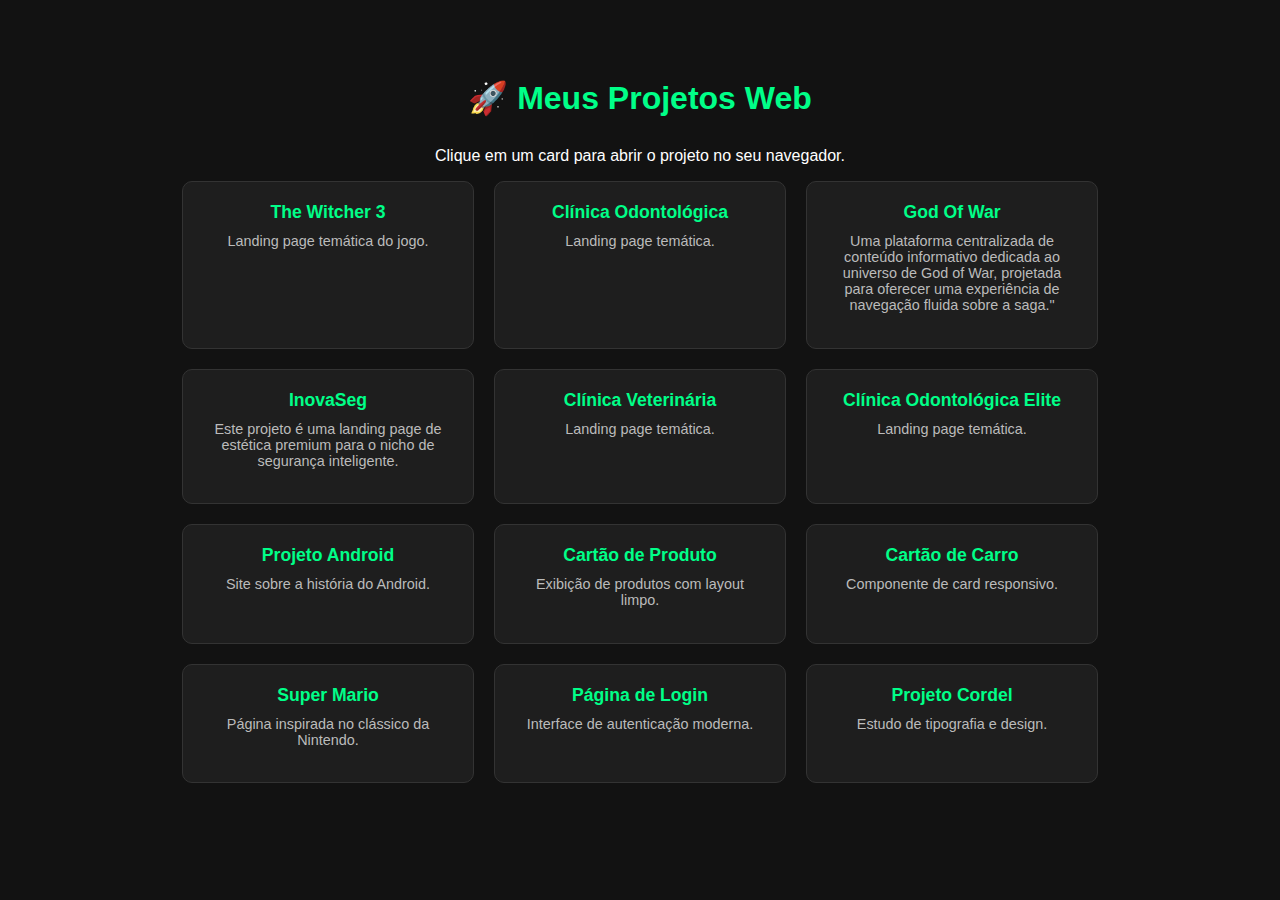
<file: index.html>
<!DOCTYPE html>
<html lang="pt-br">
<head>
    <meta charset="UTF-8">
    <meta name="viewport" content="width=device-width, initial-scale=1.0">
    <title>Portfólio - Pamella Moraes</title>
    <style>
        body { font-family: 'Segoe UI', Tahoma, Geneva, Verdana, sans-serif; background-color: #121212; color: white; text-align: center; padding: 50px; }
        h1 { color: #00ff88; margin-bottom: 30px; }
        .container { display: flex; flex-wrap: wrap; justify-content: center; gap: 20px; max-width: 1000px; margin: 0 auto; }
        .card { background: #1e1e1e; border: 1px solid #333; padding: 20px; border-radius: 10px; width: 250px; transition: 0.3s; text-decoration: none; color: white; display: block; }
        .card:hover { transform: translateY(-5px); border-color: #00ff88; background: #252525; }
        .card h3 { margin: 0; color: #00ff88; font-size: 1.1rem; }
        .card p { font-size: 0.9rem; color: #bbb; margin-top: 10px; }
    </style>
</head>
<body>

    <h1>🚀 Meus Projetos Web</h1>
    <p>Clique em um card para abrir o projeto no seu navegador.</p>

    <div class="container">
         <a href=".//Projeto-SiteTheWitcher/index.html" class="card">
            <h3>The Witcher 3</h3>
            <p>Landing page temática do jogo.</p>
        </a>
<a href="Projeto_Clinica Dentista (VibeSmile)/index.html" class="card">
            <h3>Clínica Odontológica</h3>
            <p>Landing page temática.</p>
        </a>

<a href=".//Projeto_GodOfWar/index.html" class="card">
            <h3>God Of War</h3>
            <p>Uma plataforma centralizada de conteúdo informativo dedicada ao universo de God of War, projetada para oferecer uma experiência de navegação fluida sobre a saga."</p>
        </a>

        <a href="Projeto_InovaSeg/index.html" class="card">
            <h3>InovaSeg</h3>
            <p>Este projeto é uma landing page de estética premium para o nicho de segurança inteligente.</p>
        </a>
    
  <a href="Pojeto_Clinica_Veterianaria/index.html" class="card">
            <h3>Clínica Veterinária</h3>
            <p>Landing page temática.</p>
        </a>

         <a href="Projeto_Clinica Dentista/indexgem.html" class="card">
            <h3>Clínica Odontológica Elite</h3>
            <p>Landing page temática.</p>
        </a>

        <a href=".//projeto-android/index.html" class="card">
            <h3>Projeto Android</h3>
            <p>Site sobre a história do Android.</p>
        </a>
       <a href=".//Projeto-CartaoProduto/index.html" class="card">
            <h3>Cartão de Produto</h3>
            <p>Exibição de produtos com layout limpo.</p>
        </a>
        <a href=".//Projeto-Card-car/index.html" class="card">
            <h3>Cartão de Carro</h3>
            <p>Componente de card responsivo.</p>
        </a>
        <a href=".//Projeto-SuperMario/index.html" class="card">
            <h3>Super Mario</h3>
            <p>Página inspirada no clássico da Nintendo.</p>
        </a>
        <a href=".//Projeto-Login/index.html" class="card">
            <h3>Página de Login</h3>
            <p>Interface de autenticação moderna.</p>
        </a>
        <a href=".//Projeto-Cordel/index.html" class="card">
            <h3>Projeto Cordel</h3>
            <p>Estudo de tipografia e design.</p>
        </a>
    </div>

</body>
</html>
</file>
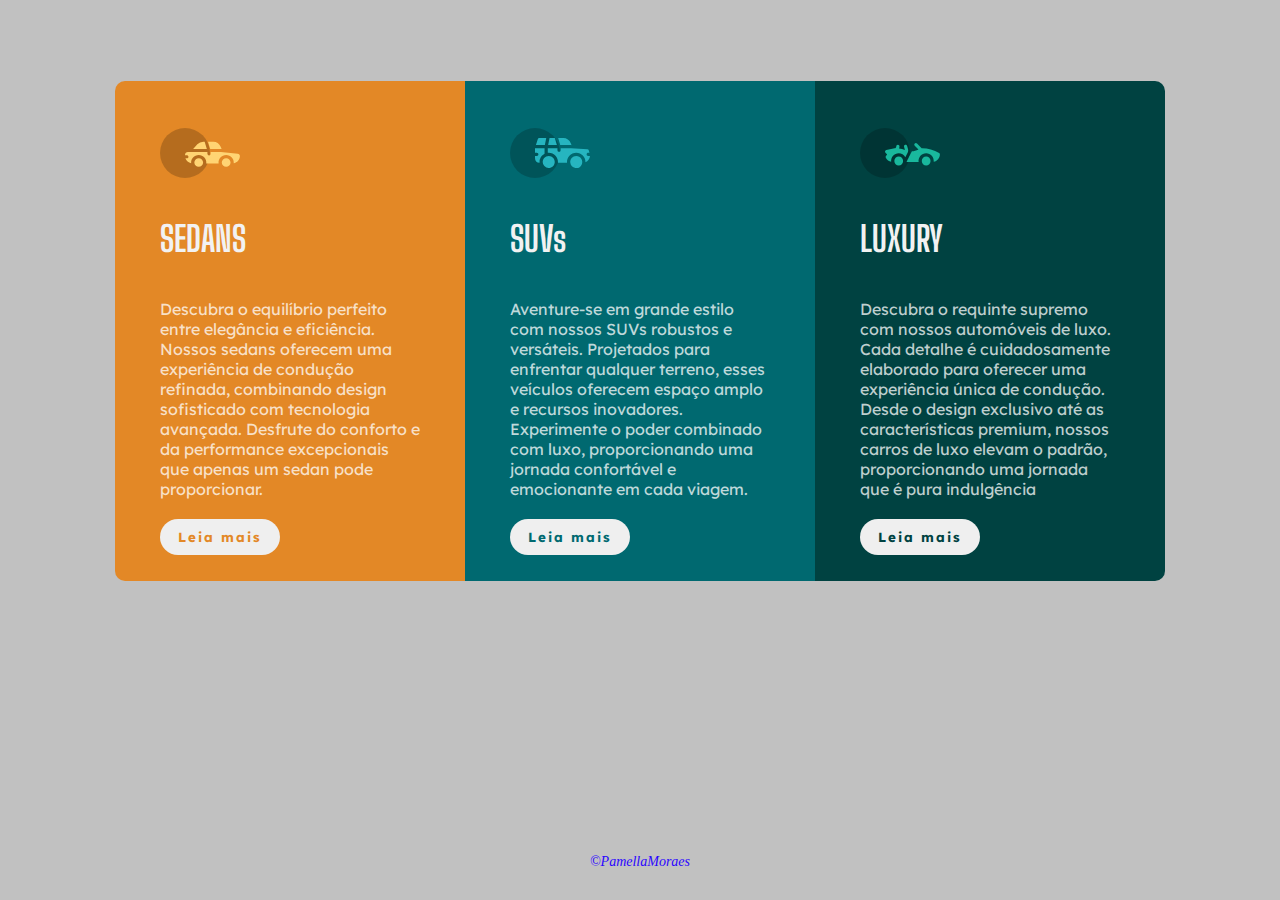
<file: Projeto-Card-car/index.html>
<!DOCTYPE html>
<html lang="pt-br">
<head>
    <meta charset="UTF-8">
    <meta name="viewport" content="width=device-width, initial-scale=1.0">
    <title>Cartão 3 colunas</title>
    <link rel="shortcut icon" href="img/favicon-32x32.png" type="image/x-icon">
    <link rel="preconnect" href="https://fonts.googleapis.com">
    <link rel="preconnect" href="https://fonts.gstatic.com" crossorigin>
    <link href="https://fonts.googleapis.com/css2?family=Big+Shoulders+Display:wght@700&family=Lexend+Deca&display=swap" rel="stylesheet">
    <link rel="stylesheet" href="css/estilo.css">
    <link rel="stylesheet" href="css/estilo-responsivo.css">
</head>
<body>
    <main>
    <section class="laranja"> 
        <img src="img/icon-sedans.svg" alt="Sedans">

        <h1 class="titulo">SEDANS</h1>

        <p class="txt">Descubra o equilíbrio perfeito entre elegância e eficiência. Nossos sedans oferecem uma experiência de condução refinada, combinando design sofisticado com tecnologia avançada. Desfrute do conforto e da performance excepcionais que apenas um sedan pode proporcionar.</p>

        <button class="btn-laranja">
            <p>Leia mais</p>
        </button>
    </section>

    <section class="azul">
        <img src="img/icon-suvs.svg" alt="Suvs">

        <h1 class="titulo">SUVs</h1>
        
        <p class="txt">Aventure-se em grande estilo com nossos SUVs robustos e versáteis. Projetados para enfrentar qualquer terreno, esses veículos oferecem espaço amplo e recursos inovadores. Experimente o poder combinado com luxo, proporcionando uma jornada confortável e emocionante em cada viagem.</p>

        <button class="btn-azul"><p>Leia mais</p></button>
    </section>

    <section class="verde">
        <img src="img/icon-luxury.svg" alt="Luxury">

        <h1 class="titulo">LUXURY</h1>
        
        <p class="txt">
            Descubra o requinte supremo com nossos automóveis de luxo. Cada detalhe é cuidadosamente elaborado para oferecer uma experiência única de condução. Desde o design exclusivo até as características premium, nossos carros de luxo elevam o padrão, proporcionando uma jornada que é pura indulgência</p>

        <button class="btn-verde"><p>Leia mais</p></button>
    </section>
    <footer>
        <p>&copy;PamellaMoraes</p>
    </footer>
    </main>
    
</body>
</html>
</file>
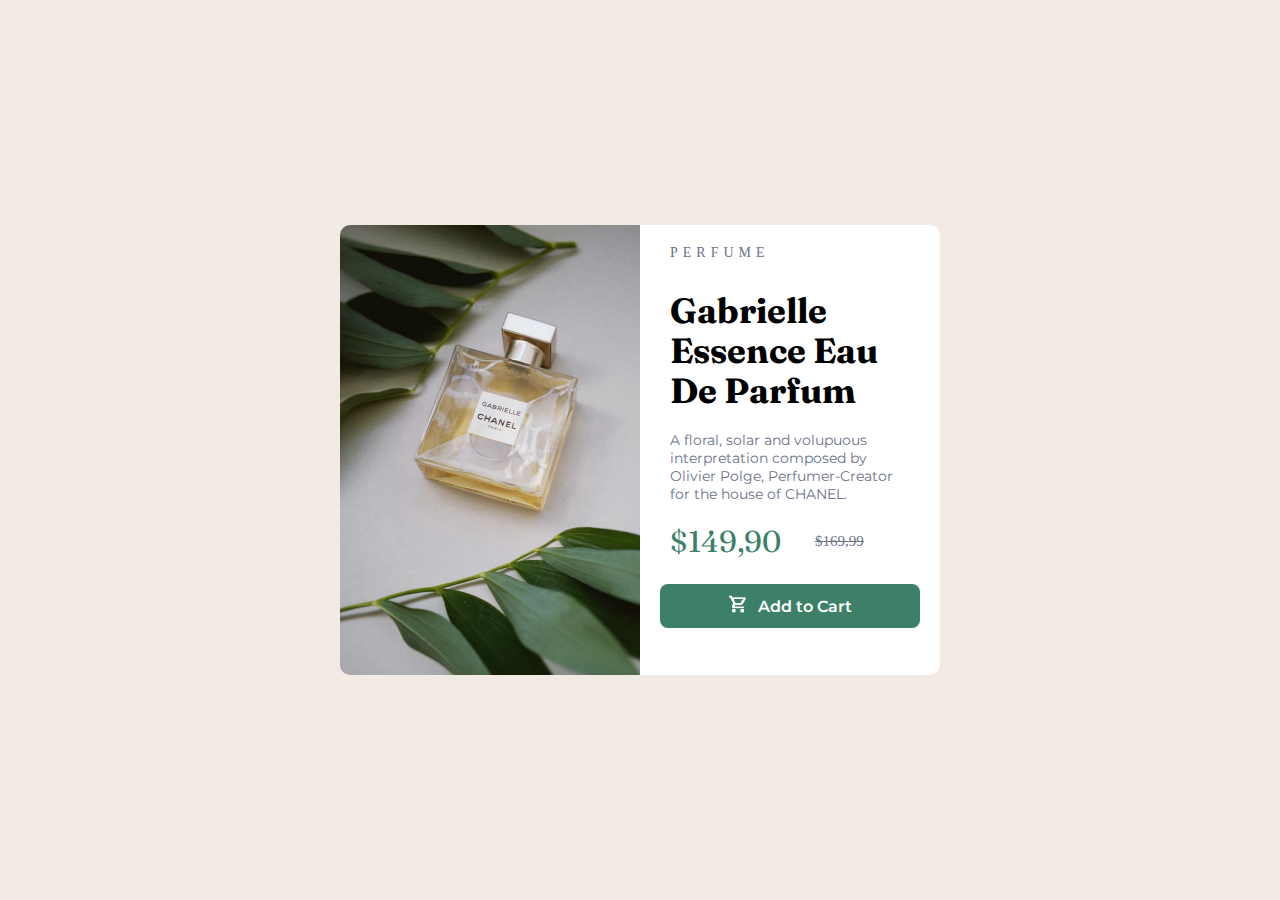
<file: Projeto-CartaoProduto/index.html>
<!DOCTYPE html>
<html lang="pt-br">
<head>
    <meta charset="UTF-8">
    <meta name="viewport" content="width=device-width, initial-scale=1.0">
    <title>Cartão de visualização do produto</title>
   
    <link rel="preconnect" href="https://fonts.googleapis.com">
    <link rel="preconnect" href="https://fonts.gstatic.com" crossorigin>
    <link href="https://fonts.googleapis.com/css2?family=Fraunces:opsz,wght@9..144,700&family=Montserrat:wght@500;700&display=swap" rel="stylesheet">

    <link rel="shortcut icon" href="img/fav.png" type="image/x-icon">
    <link rel="stylesheet" href="css/style.css">
    <link rel="stylesheet" href="css/responsive.css">
</head>
<body>
        <section id="container">
            <div class="imagem-fundo">
                
            </div>
            <div class="conteudo">
                <p class="perfume">PERFUME</p>
                <H1>Gabrielle Essence Eau De Parfum</H1>
                <p class="paragrafo">A floral, solar and volupuous interpretation composed by Olivier Polge, Perfumer-Creator for the house of CHANEL.</p>

                <div class="preço">
                    <p >$149,90</p>
                </div>
                <div class="preço-antes">
                    <del>
                        <p>$169,99</p>
                    </del>
                </div>

                <div class="btn-compras">
                   <div class="icon">
                        <img src="img/shopping_cart_.png" alt="icon" height="20px">
                    </div>
                    <div class="txt-compras">
                        <p>Add to Cart</p>
                    </div>
                </div>
            </div>
        
        
        </section>

</body>
</html>
</file>
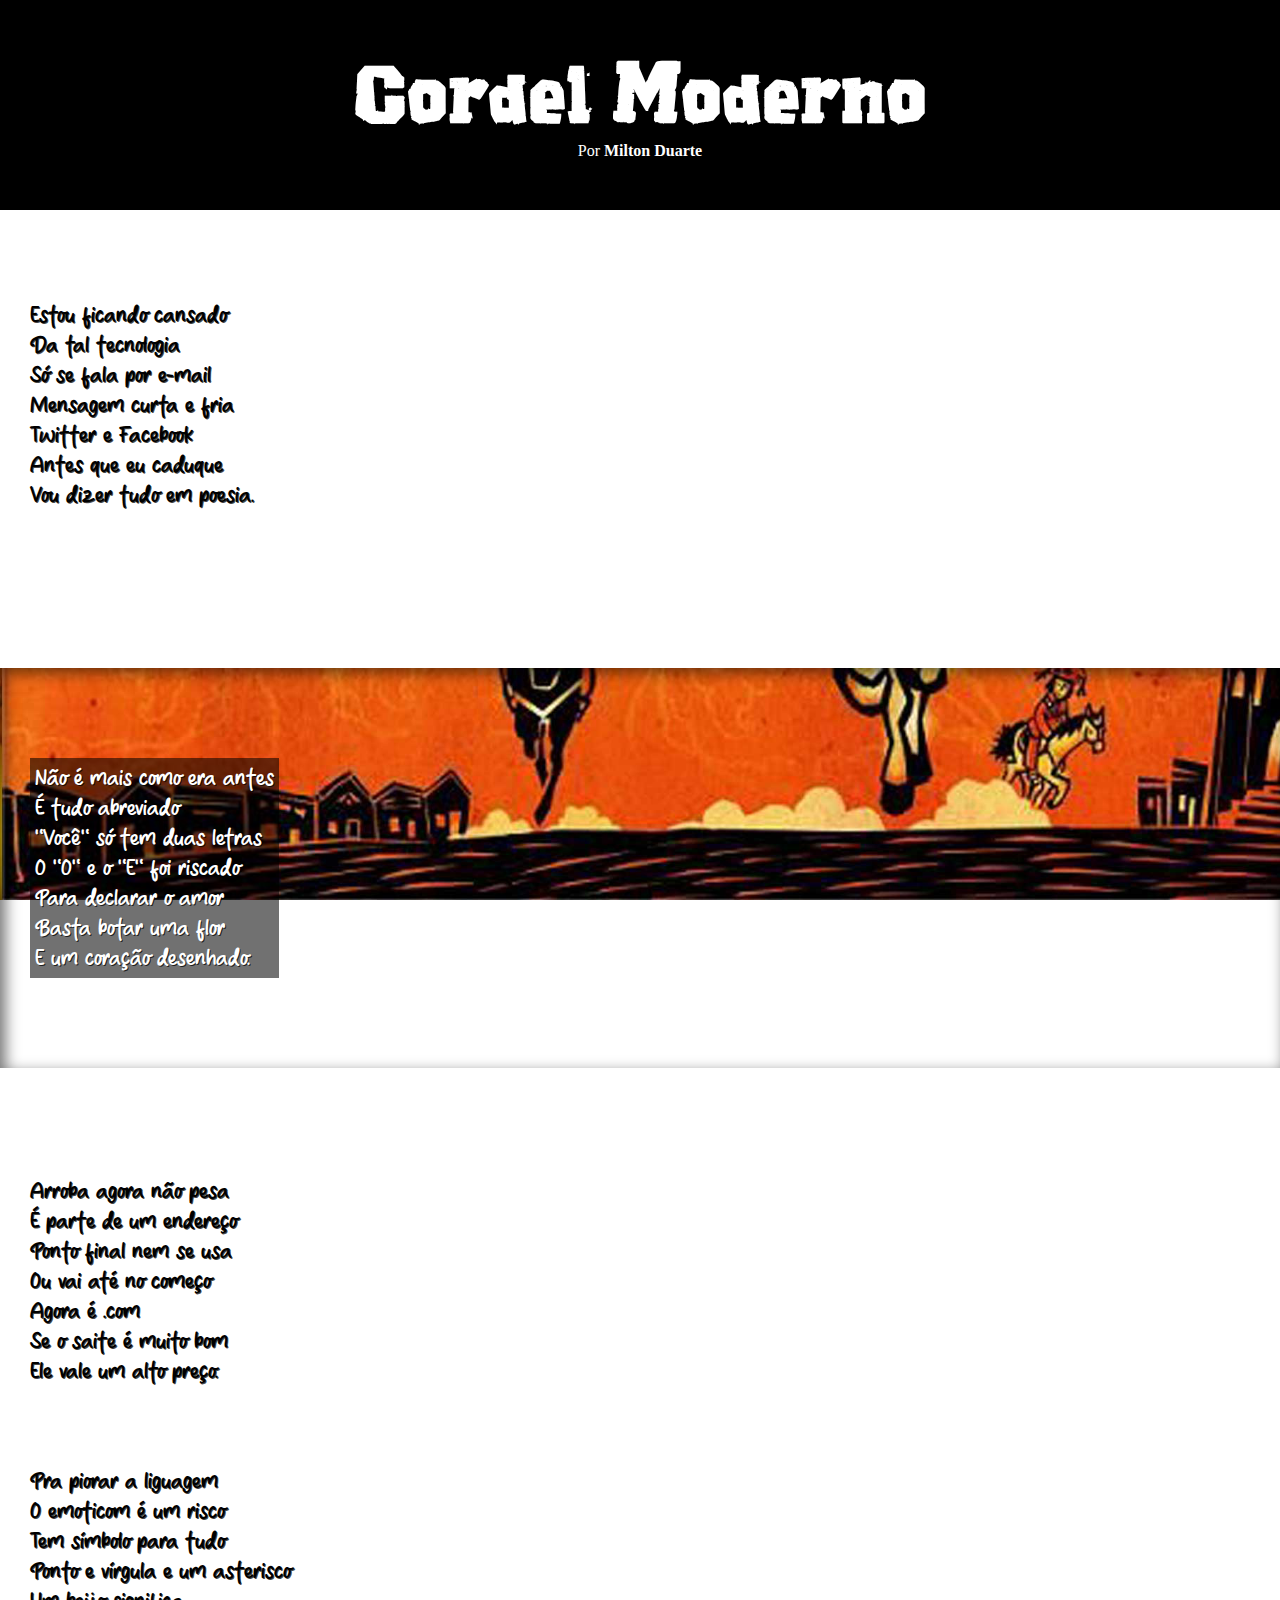
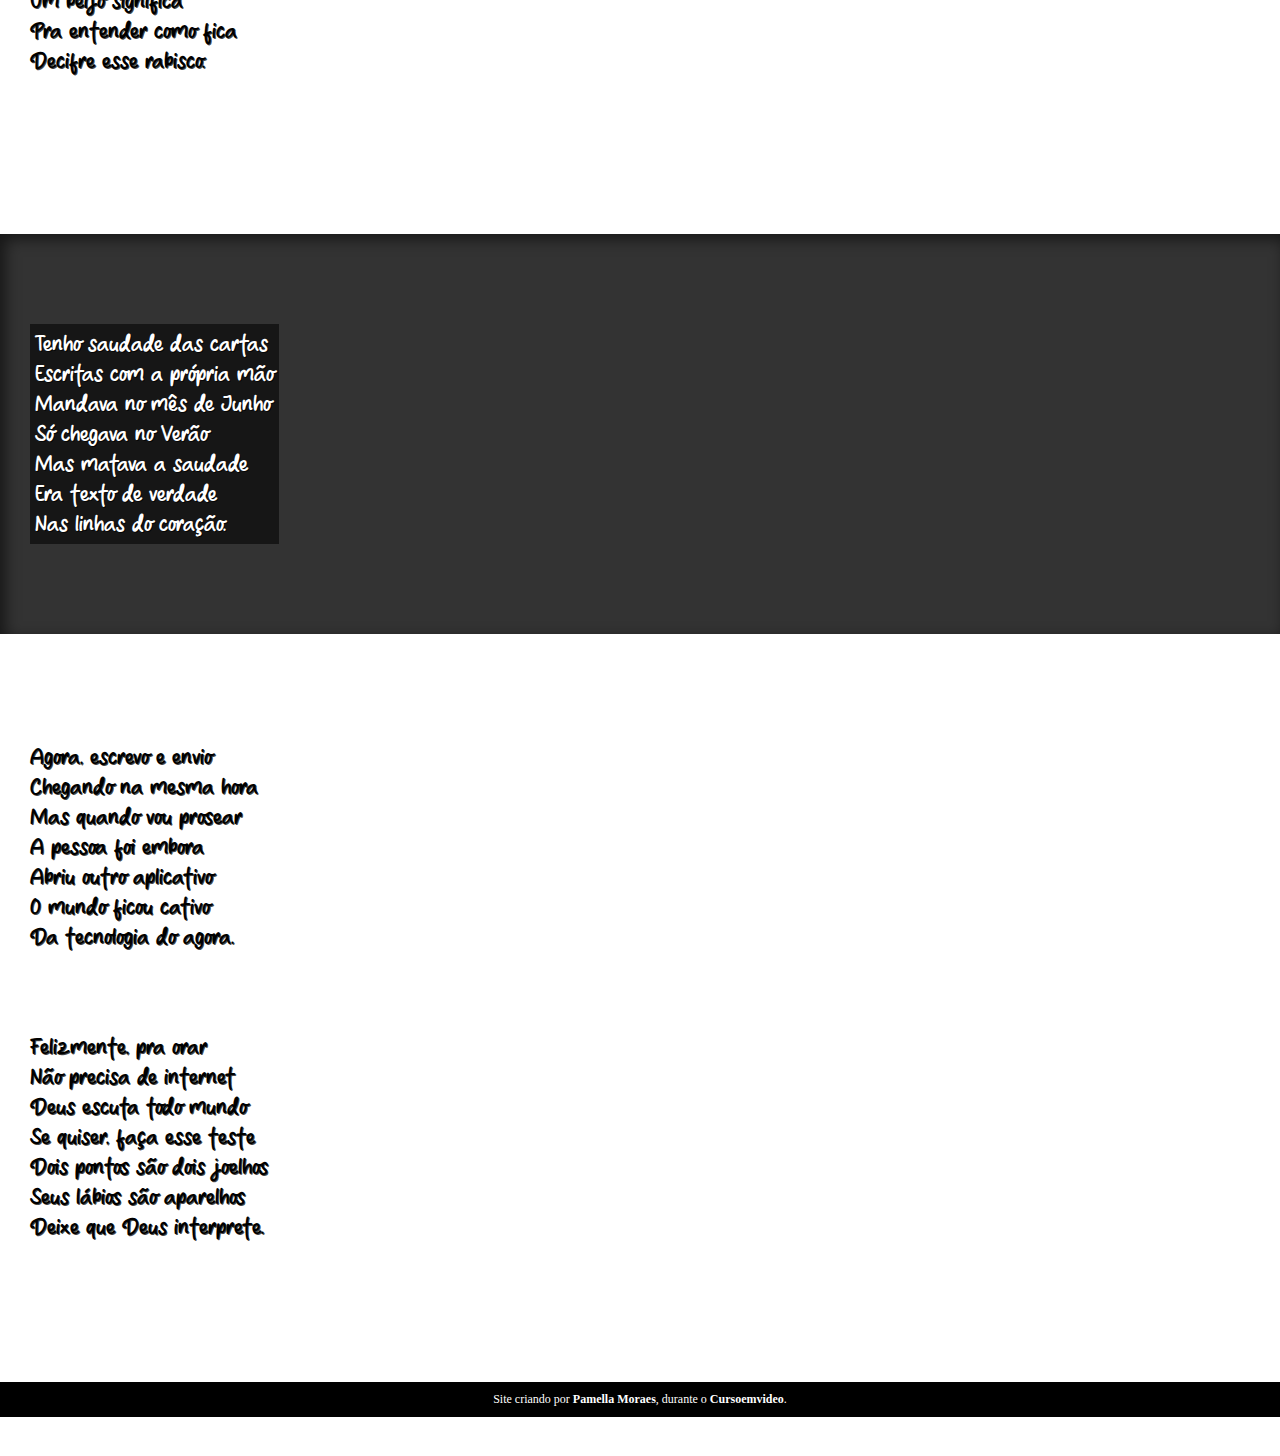
<file: Projeto-Cordel/index.html>
<!DOCTYPE html>
<html lang="pt-br">
<head>
    <meta charset="UTF-8">
    <meta http-equiv="X-UA-Compatible" content="IE=edge">
    <meta name="viewport" content="width=device-width, initial-scale=1.0">
    <title>Projeto Corel</title>
    <link rel="stylesheet" href="style.css">
    <link rel="shortcut icon" href="icone/favicon.ico" type="image/x-icon">
</head>
<body>
<header>
        <h1> Cordel Moderno</h1>
        <p>Por<a href="https://www.recantodasletras.com.br/poesias/3186743" target="_blank"> Milton Duarte</a></p>
</header>
<main>
<section class="normal">
    <p>
        Estou ficando cansado <br>
        Da tal tecnologia <br>
        Só se fala por e-mail <br>
        Mensagem curta e fria <br>
        Twitter e Facebook <br>
        Antes que eu caduque <br>
        Vou dizer tudo em poesia. <br>
    </p>
</section>

<br>

<section class="imagem" id="img1">
    <p>
        Não é mais como era antes <br>
        É tudo abreviado <br>
        "Você" só tem duas letras <br>
        O "O" e o "E" foi riscado <br>
        Para declarar o amor <br>
        Basta botar uma flor <br>
        E um coração desenhado. <br>
    </p>
</section>

<br>

<section class="normal">
    <p>
        Arroba agora não pesa <br>
        É parte de um endereço <br>
        Ponto final nem se usa <br>
        Ou vai até no começo <br>
        Agora é .com <br>
        Se o saite é muito bom <br>
        Ele vale um alto preço. <br>
    </p>
<br>
    <p>
        Pra piorar a liguagem <br>
        O emoticom é um risco <br>
        Tem símbolo para tudo <br>
        Ponto e vírgula e um asterisco <br>
        Um beijo significa <br>
        Pra entender como fica <br>
        Decifre esse rabisco. <br>
    </p>
</section>

<br>

<section class="imagem" id="img2">
    <p>
        Tenho saudade das cartas <br>
        Escritas com a própria mão <br>
        Mandava no mês de Junho <br>
        Só chegava no Verão <br>
        Mas matava a saudade <br>
        Era texto de verdade <br>
        Nas linhas do coração. <br>
    </p>
</section>

<br>

<section class="normal">
    <p>
        Agora, escrevo e envio <br>
        Chegando na mesma hora <br>
        Mas quando vou prosear <br>
        A pessoa foi embora <br>
        Abriu outro aplicativo <br>
        O mundo ficou cativo <br>
        Da tecnologia do agora. <br>
    </p>
<br>
    <p>
        Felizmente, pra orar <br>
        Não precisa de internet <br>
        Deus escuta todo mundo <br>
        Se quiser, faça esse teste <br>
        Dois pontos são dois joelhos <br>
        Seus lábios são aparelhos <br>
        Deixe que Deus interprete. <br>
    </p>
</section></main>
          
<footer>
    Site criando por<a href="#"> Pamella Moraes</a>, durante o <a href="#">Cursoemvideo</a>.
</footer>



</main>
</body>
</html>
</file>
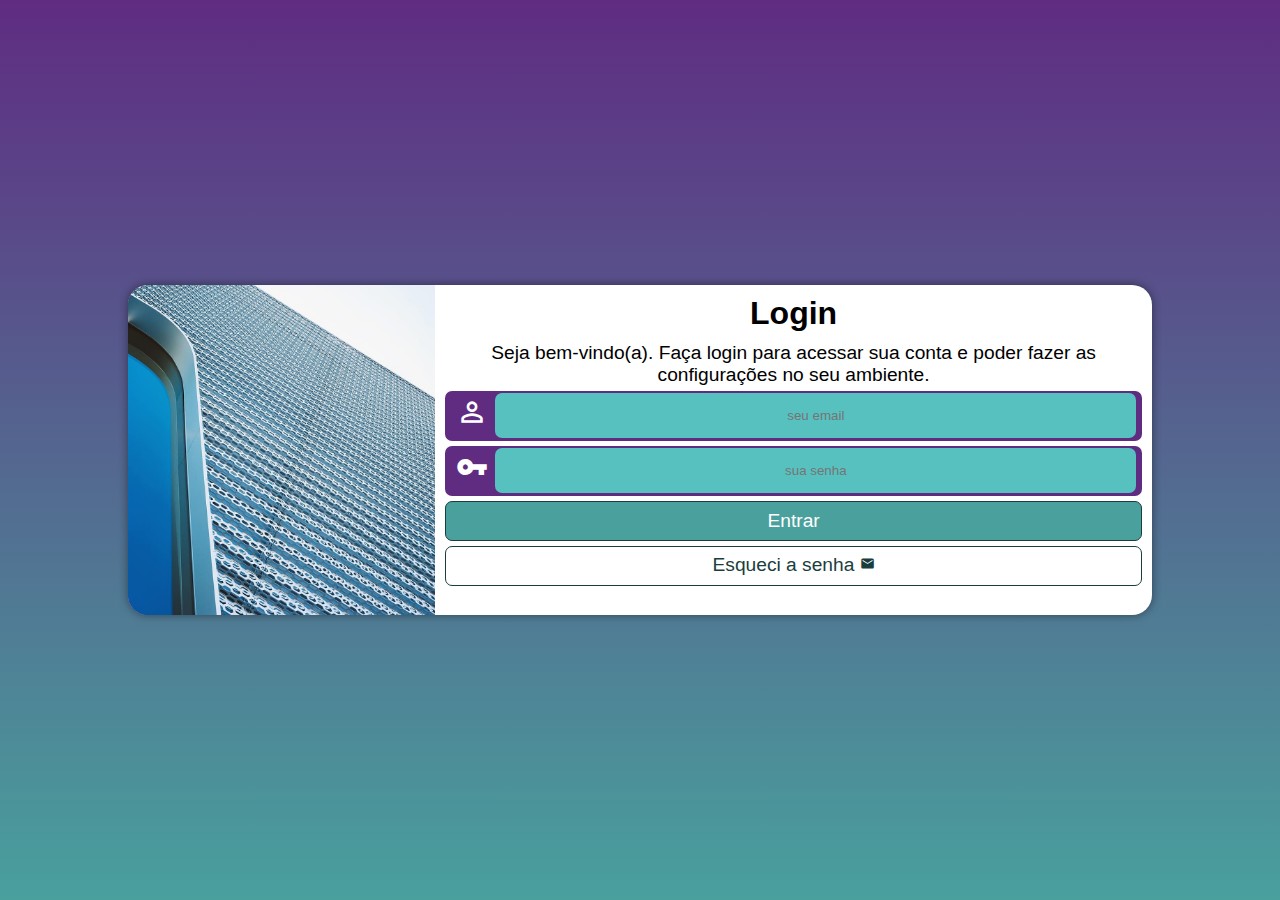
<file: Projeto-Login/index.html>
<!DOCTYPE html>
<html lang="pt-br">
<head>
    <meta charset="UTF-8">
    <meta name="viewport" content="width=device-width, initial-scale=1.0">
    <title>Projeto Login</title>
    <link href="https://fonts.googleapis.com/icon?family=Material+Icons" rel="stylesheet">
    <link rel="stylesheet" href="estilos/style.css">
    <link rel="stylesheet" href="estilos/media-query.css">
</head>
<body>
    <main>
        <section id="login">
            <div id="imagem">
                <!-- Aqui vai a imagem nas CSS -->
            </div>
            <div id="formulario">
                <h1>Login</h1>
                <p>Seja bem-vindo(a). 
                Faça login para acessar sua conta e poder fazer as 
                configurações no seu ambiente.
                </p>
                <form action="login.php" method="post">
                    <div class="campo">
                        <span class="material-icons">perm_identity</span>
                        <input type="email" name="login" id="ilogin" placeholder="seu email" 
                        autocomplete="email" required maxlength="30">
                        <label for="ilogin">Login</label>
                    </div>

                    <div class="campo">
                        <span class="material-icons">vpn_key</span>
                        <input type="password" name="senha" id="isenha" placeholder="sua senha" 
                        autocomplete="current-password" required minlength="8" maxlength="20">
                        <label for="isenha">Senha</label>
                    </div>

                    <input type="submit" value="Entrar">
                    <a href="esqueci.html"  class="botao">
                        Esqueci a senha <span class="material-icons">email</span></a>
                 

                </form>
            </div>
        </section>
    </main>
</body>
</html>
</file>
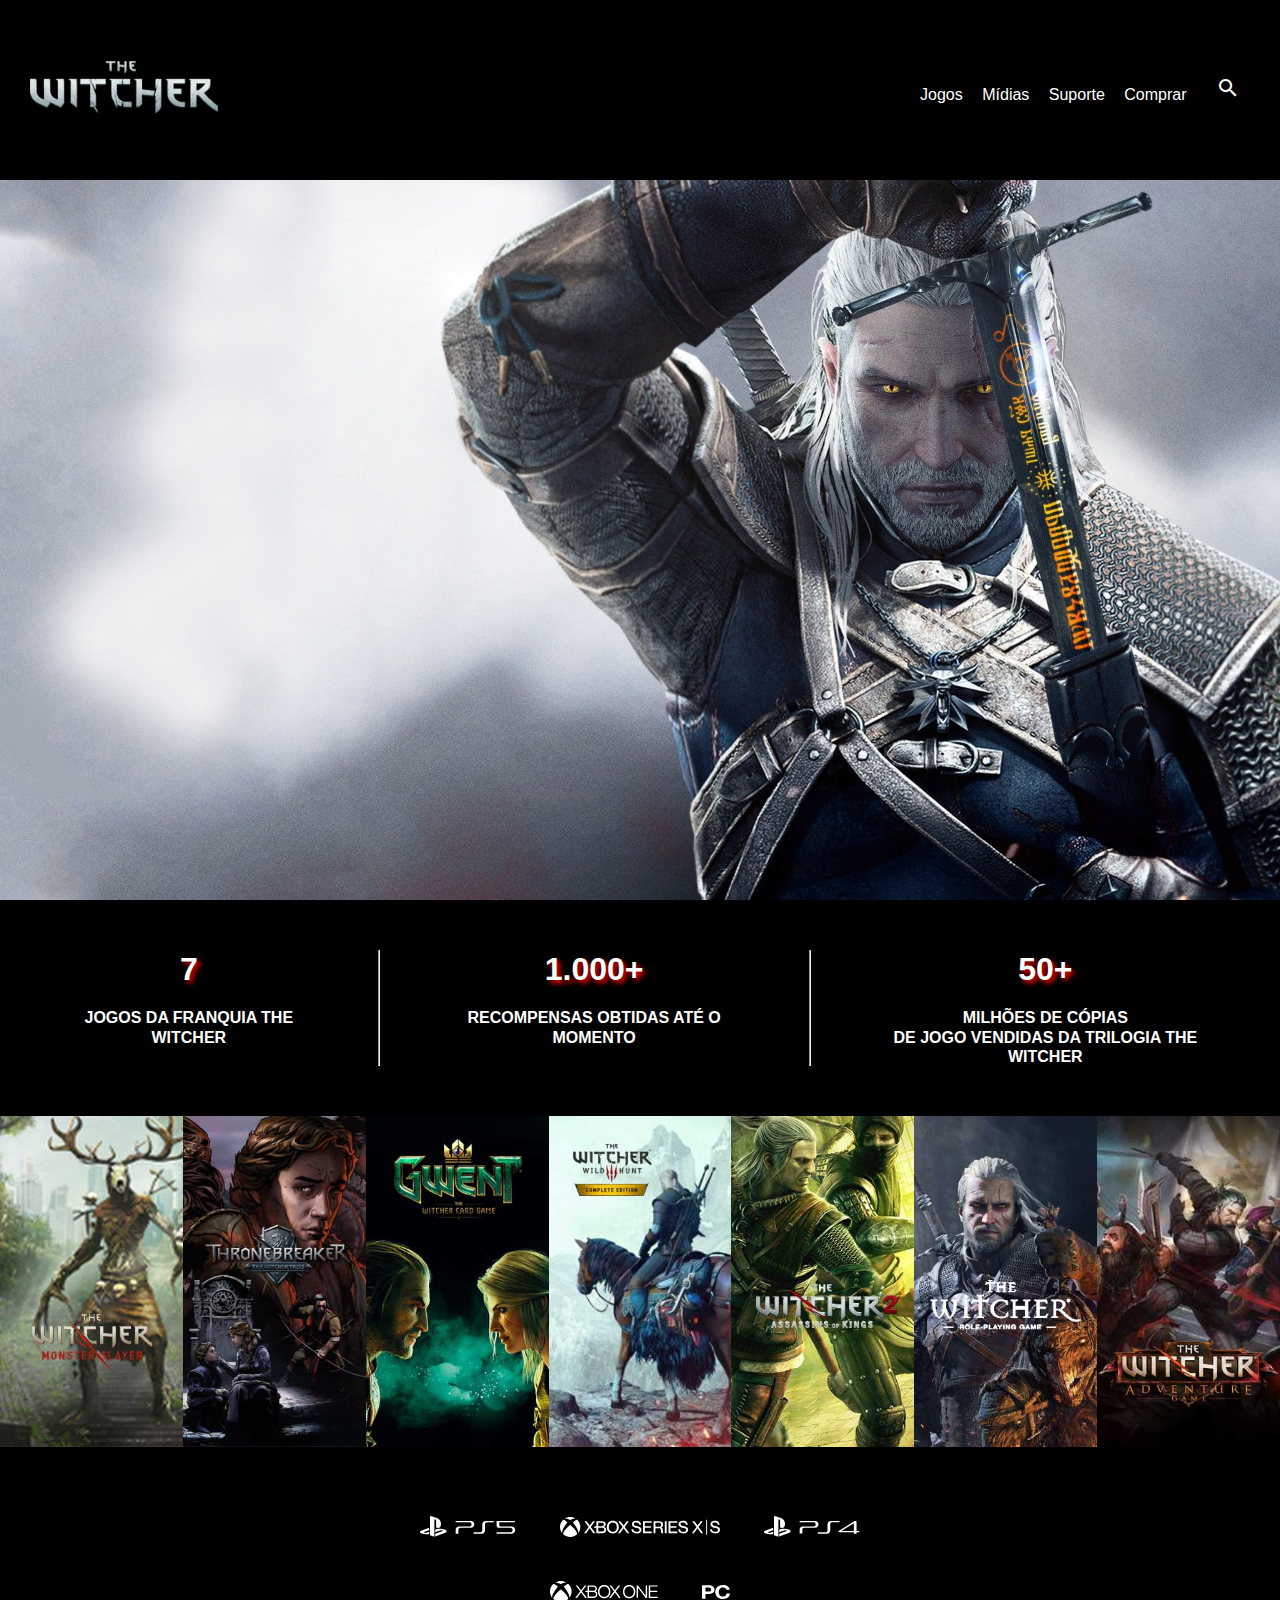
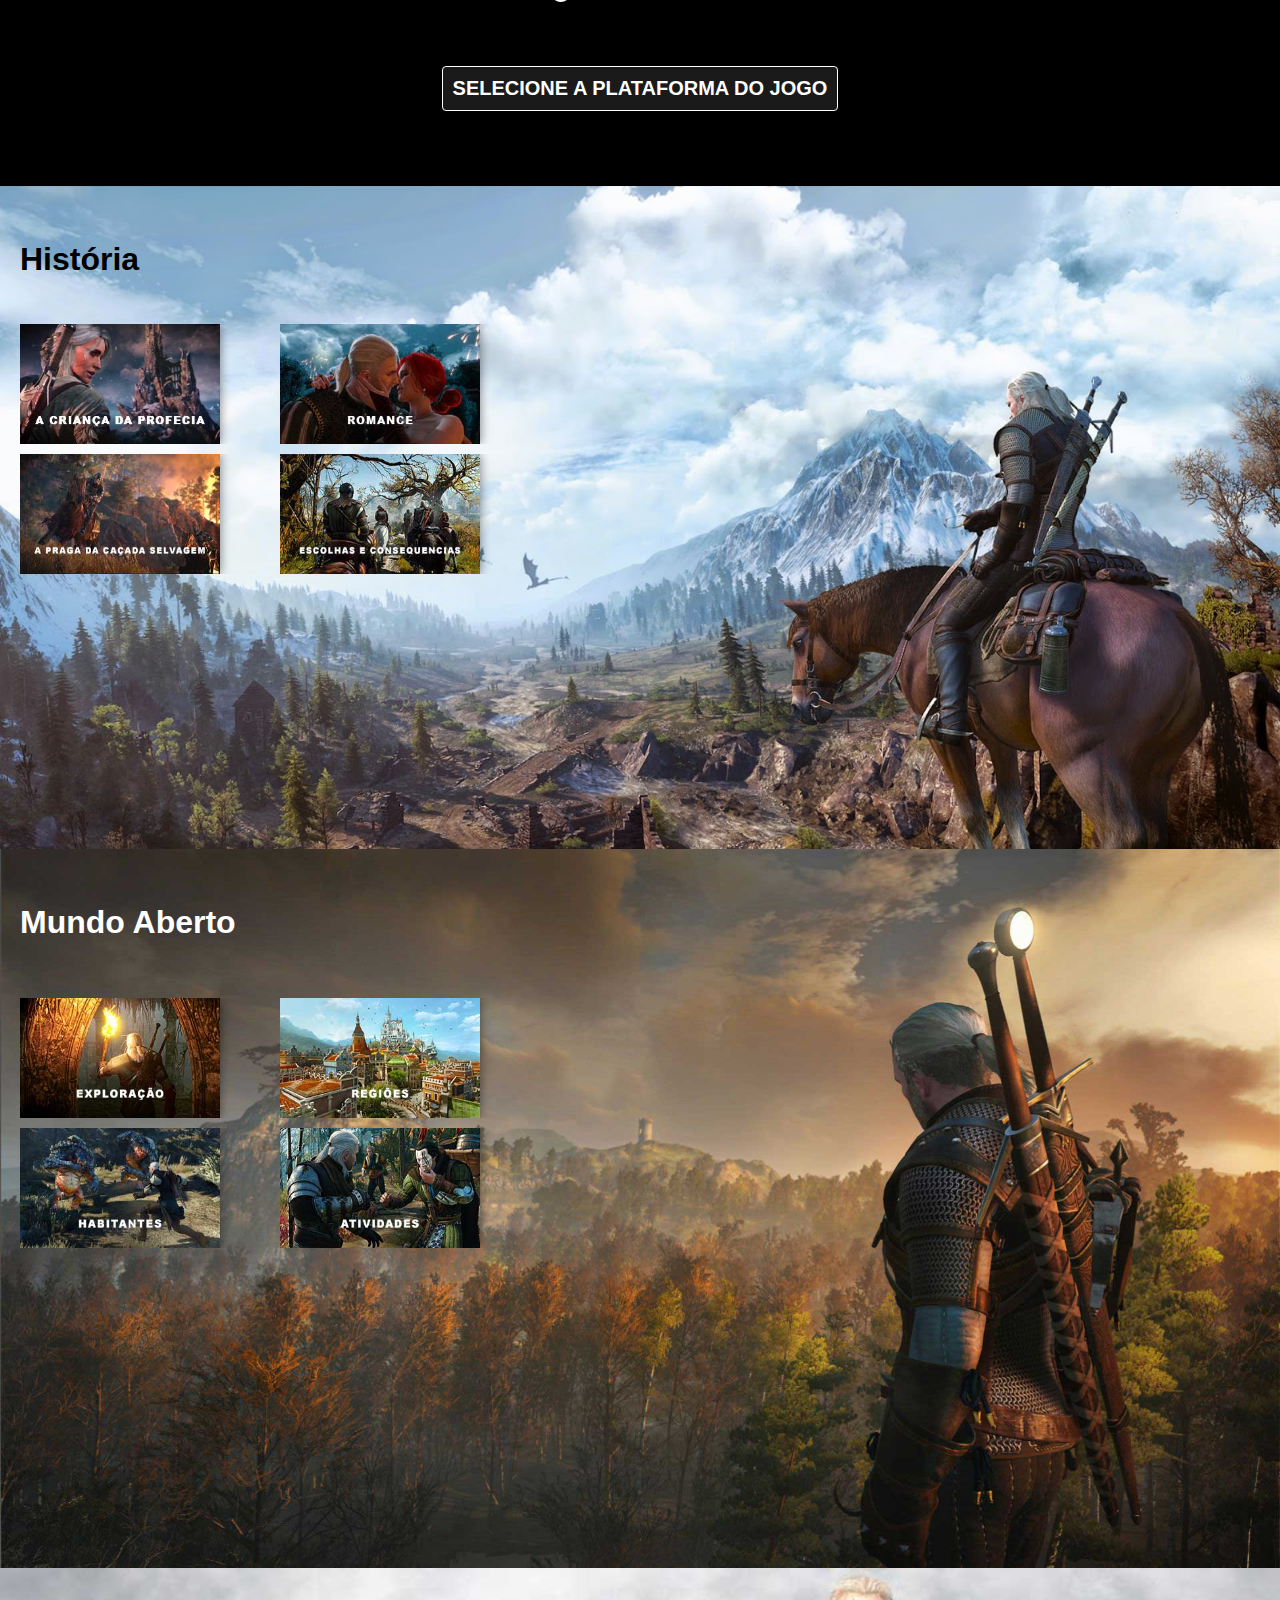
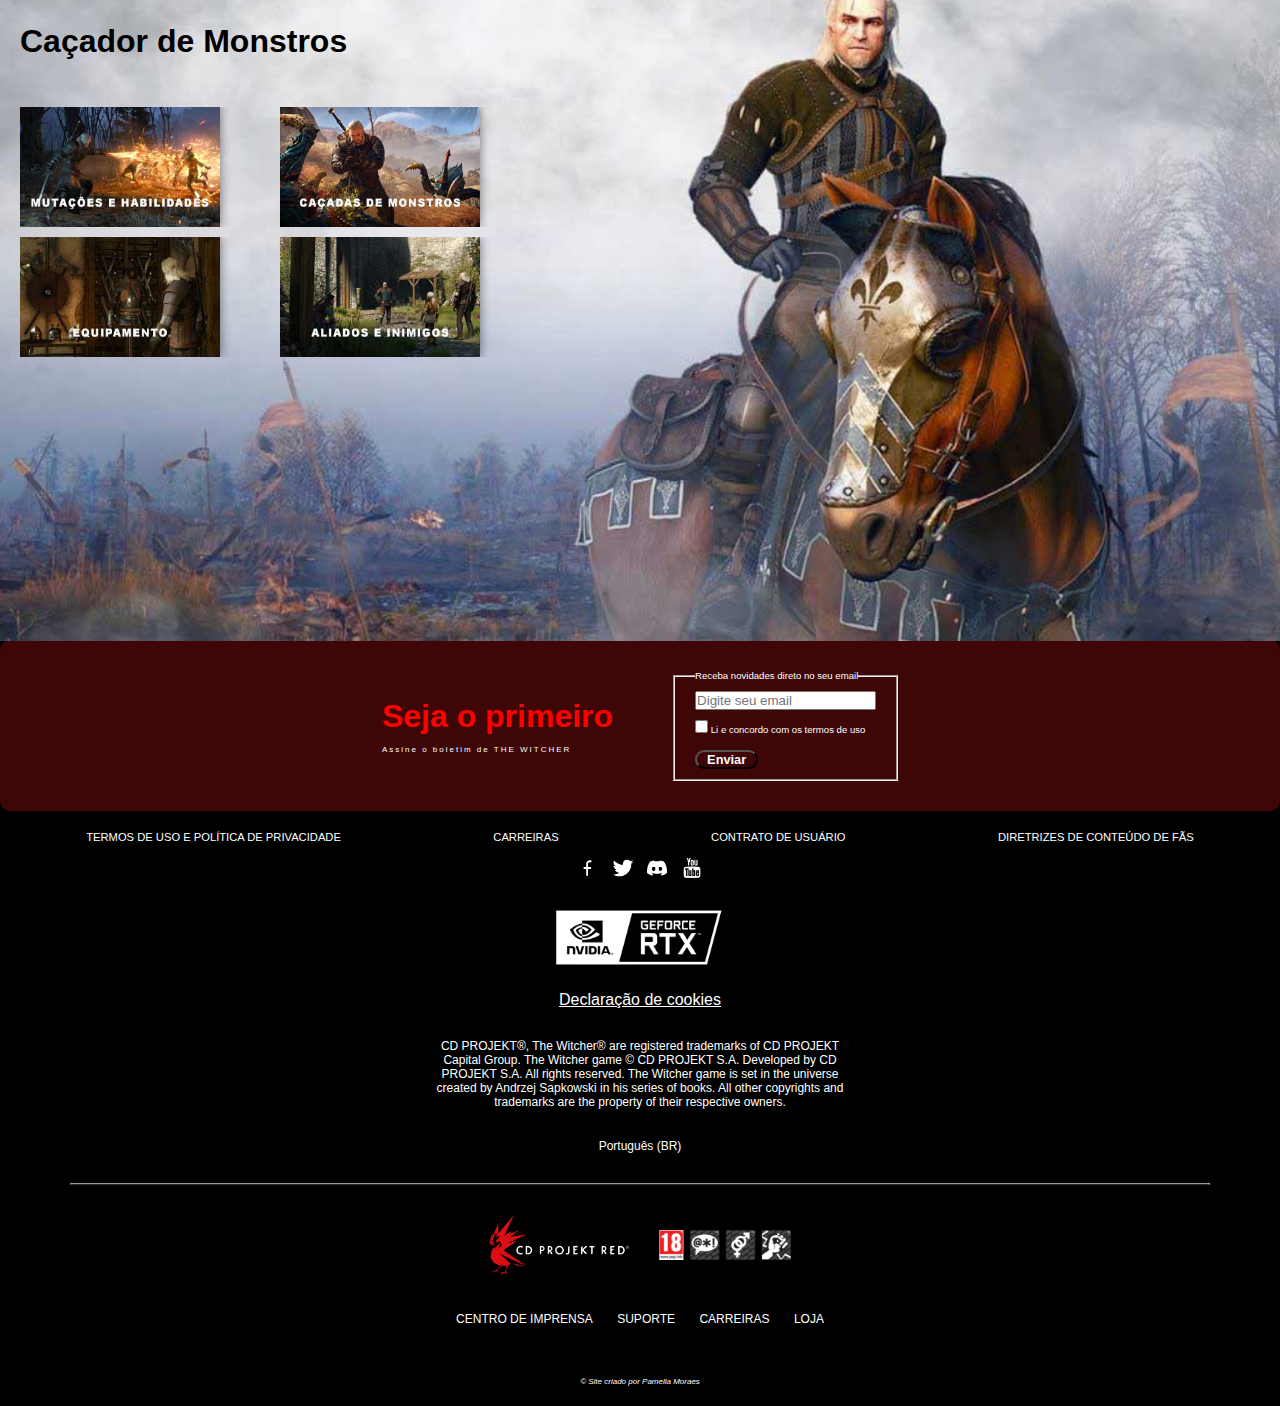
<file: Projeto-SiteTheWitcher/index.html>
<!DOCTYPE html>
<html lang="pt-br">

<head>
    <meta charset="UTF-8">
    <meta name="viewport" content="width=device-width, initial-scale=1.0">
    <title>The Witcher</title>
    <link rel="shortcut icon" href="src/img/Favicon/favicon.png" type="image/x-icon">

    <link href="https://fonts.googleapis.com/icon?family=Material+Icons" rel="stylesheet">
    <link rel="preconnect" href="https://fonts.googleapis.com">
    <link rel="preconnect" href="https://fonts.gstatic.com" crossorigin>
    <link rel="stylesheet" href="https://cdnjs.cloudflare.com/ajax/libs/font-awesome/6.4.0/css/all.min.css"
    integrity="sha512-iecdLmaskl7CVkqkXNQ/ZH/XLlvWZOJyj7Yy7tcenmpD1ypASozpmT/E0iPtmFIB46ZmdtAc9eNBvH0H/ZpiBw=="
    crossorigin="anonymous" referrerpolicy="no-referrer" />
    <link href="https://fonts.googleapis.com/icon?family=Material+Icons" rel="stylesheet">

    <link rel="stylesheet" href="src/css/estilo.css">
    <link rel="stylesheet" href="src/css/reset.css">
    <link rel="stylesheet" href="src/css/responsivo.css">
</head>


<body>
    <header id="cabecalho">
        <div class="logo">
            <img src="src/img/Logo/logo1.png" alt="logo">
        </div>

        <div class="overlay"></div>
        <button class="burger" onclick="toggleMenu()">
            <i class="fa-solid fa-bars"></i>
            <i class="fa-solid fa-close"></i>
        </button>

        <aside>
            <a href="#">Jogos</a>
            <a href="#">Mídias</a>
            <a href="https://support.cdprojektred.com/en/" target="_blank">Suporte</a>
            <a href="#">Comprar</a>
            <button>
                <span class="material-icons">
                    search
                </span>
            </button>
        </aside>
    </header>


    <main class="home">
        <img class="imagem-fundo" src="src/img/Capa/poster01.jpg" alt="poster-principal">
        <img class="imagem-fundo-tablet" src="src/img/Responsivo/poster01.jpg" alt="poster-principal">
        <div class="titulo">
            <h1>Um dos RPGs mais aclamados de todos os tempos. Agora pronto para a nova geração.</h1>
            <div class="btn-saiba">
                <a href="#">Saiba Mais</a>
            </div>
        </div>
    </main>

    <section id="dados">
        <div class="info">
            <h1>7</h1>
            <p>JOGOS DA FRANQUIA THE WITCHER</p>
        </div>
        <hr>

        <div class="info">
            <h1>1.000+</h1>
            <p>RECOMPENSAS OBTIDAS ATÉ O MOMENTO</p>
        </div>
        <hr>
        <div class="info">
            <h1>50+</h1>
            <p>MILHÕES DE CÓPIAS <br>DE JOGO VENDIDAS DA TRILOGIA THE WITCHER</p>
        </div>
    </section>

    <section class="cards">
        <ul class="slider">
            <li class="slide s1"><img src="src/img/Cards/01.jpg" alt=""></li>
            <li class="slide s2"><img src="src/img/Cards/02.jpg" alt=""></li>
            <li class="slide s3"><img src="src/img/Cards/03.jpg" alt=""></li>
            <li class="slide s4"><img src="src/img/Cards/04.jpg" alt=""></li>
            <li class="slide s5"><img src="src/img/Cards/05.jpg" alt=""></li>
            <li class="slide s6"><img src="src/img/Cards/06.jpg" alt=""></li>
            <li class="slide s7"><img src="src/img/Cards/07.jpg" alt=""></li>
        </ul>
        <button class="arrow-left">←</button>
        <button class="arrow-right">→</button>
    </section>

    <section class="plataformas">
        <div class="jogos-1">
            <img src="./src/img/Logo/logo-ps5.svg" alt="Logo Playstation 5" />
            <img src="./src/img/Logo/logo-xbox-series-s.svg" alt="Logo Xbox series X|S" />
            <img src="src/img/Logo/logo-ps4.svg" alt="Logo Playstation 4" />
        </div>

        <div class="jogos-2">
            <img src="./src/img/Logo/logo-xbox-one.svg" alt="Logo Xbox One" />
            <img src="src/img/Logo/logo-pc.svg" alt="Logo PC" />
        </div>

        <div class="tudo-responsivo">
            <img src="./src/img/Logo/logo-ps5.svg" alt="Logo Playstation 5" />
            <img src="./src/img/Logo/logo-xbox-series-s.svg" alt="Logo Xbox series X|S" />
            <img src="src/img/Logo/logo-ps4.svg" alt="Logo Playstation 4" />
            <img src="./src/img/Logo/logo-xbox-one.svg" alt="Logo Xbox One" />
            <img src="src/img/Logo/logo-pc.svg" alt="Logo PC" />
        </div>
    </section>


    <section class="jogos-div" id="jogos">
        <button class="btn-plataforma">
            <p>Selecione a plataforma do jogo</p>
            <ul class="jogos-da-plataforma">
                <li>
                    <img src="src/img/Plataformas/w-icon-pc.png" alt="Computador">
                </li>
                <li>
                    <img src="src/img/Plataformas/w-icon-xbox.png" alt="Xbox">
                </li>
                <li>
                    <img src="src/img/Plataformas/w-icon-playstation.png" alt="playstation">
                </li>
                <li>
                    <img src="src/img/Plataformas/w-icon-Nitendo.png" alt="Nitendo Switch">
                </li>
            </ul>
        </button>
    </section>

    <section class="container">
        <div class="historia">
            <img src="src/img/image-box/01-poster.jpg" alt="poster">
        </div>
        <div class="responsivo">
            <img src="src/img/Responsivo/01-poster.jpg" alt="">
        </div>
        <h1>História</h1>
        <div class="historias">
            <div><a href="#"><img src="src/img/image-box/01/1.jpg" alt="card1"></a></div>
            <div><a href="#"><img src="src/img/image-box/01/2.jpg" alt="card2"></a></div>
            <div><a href="#"><img src="src/img/image-box/01/3.jpg" alt="card3"></a></div>
            <div><a href="#"><img src="src/img/image-box/01/4.jpg" alt="card4"></a></div>
        </div>
    </section>

    <section class="container">
        <div class="historia">
            <img src="src/img/image-box/02-poster.jpg" alt="poster">
        </div>
        <div class="responsivo">
            <img src="src/img/Responsivo/02-poster.jpg" alt="poster">
        </div>
        <h1 class="mundo">Mundo Aberto</h1>
        <div class="historias">
            <div><a href="#"><img src="src/img/image-box/01/5.jpg" alt="card5"></a></div>
            <div><a href="#"><img src="src/img/image-box/01/6.jpg" alt="card6"></a></div>
            <div><a href="#"><img src="src/img/image-box/01/7.jpg" alt="card7"></a></div>
            <div><a href="#"><img src="src/img/image-box/01/8.jpg" alt="card8"></a></div>
        </div>
    </section>
    <section class="container">
        <div class="historia">
            <img src="src/img/image-box/03-poster.jpg" alt="poster">
        </div>
        <div class="responsivo">
            <img src="src/img/Responsivo/03-poster.jpg" alt="poster">
        </div>
        <h1>Caçador de Monstros</h1>
        <div class="historias">
            <div><a href="#"><img src="src/img/image-box/01/9.jpg" alt="card9"></a></div>
            <div><a href="#"><img src="src/img/image-box/01/10.jpg" alt="card10"></a></div>
            <div><a href="#"><img src="src/img/image-box/01/11.jpg" alt="card11"></a></div>
            <div><a href="#"><img src="src/img/image-box/01/12.jpg" alt="card12"></a></div>
        </div>
    </section>

    <section class="boletim">
        <div class="titulo-email">
            <h2>Seja o primeiro</h2>
            <p>Assine o boletim de THE WITCHER</p>
        </div>

        <fieldset id="btn">
            <legend>Receba novidades direto no seu email</legend>

            <div class="info-email">
                <input id=email type="email" placeholder="Digite seu email" autocomplete="email">
                <p>
                    <input id="check" type="checkbox">
                    Li e concordo com os termos de uso
                </p>
            </div>
            <div class="btn-enviar">
                <input type="button" value="Enviar" onclick="limpar()">
            </div>
        </fieldset>
    </section>

    <footer>
        <div class="termos">
            <a href="#">TERMOS DE USO E POLÍTICA DE PRIVACIDADE</a>
            <a href="#">CARREIRAS</a>
            <a href="#">CONTRATO DE USUÁRIO</a>
            <a href="#">DIRETRIZES DE CONTEÚDO DE FÃS</a>
        </div>

        <div class="img-icons">
            <a href="#"><img src="src/img/Logo/face.png" alt="Facebook"></a>
            <a href="#"><img src="src/img/Logo/twitter.png" alt="Twitter"></a>
            <a href="#"><img src="src/img/Logo/discord.png" alt="Discord"></a>
            <a href="#"><img src="src/img/Logo/youtube.png" alt="Youtube"></a>
        </div>

        <div class="placa-icone">
            <a href="#"><img src="src/img/Logo/Nvidia-Geforce-RTX-withe.png" alt="placa"></a>
        </div>

        <div class="declaracao">
            <a href="#">Declaração de cookies</a>

            <p class="txt-principal">CD PROJEKT®, The Witcher® are registered trademarks of CD PROJEKT Capital Group.
                The Witcher game © CD PROJEKT S.A. Developed by CD PROJEKT S.A. All rights reserved. The Witcher game is
                set in the universe created by Andrzej Sapkowski in his series of books. All other copyrights and
                trademarks are the property of their respective owners.</p>

            <p>Português (BR)</p>
        </div>

        <div class="linha">
            <hr>
        </div>

        <div class="end">

            <div>
                <a class="cd-projekt" href="https://www.cdprojekt.com/pl/" target="_blank"><img
                        src="src/img/Logo/CDPR-572e1eff..png" alt="CD Projekt Red"></a>
            </div>
            <div class="censura">
                <a href="https://pegi.info/" target="_blank"><img src="src/img/Logo/Ratings-02921adb..png"
                        alt="Censura"></a>
            </div>
        </div>

        <div class="links-final">
            <a href="#">CENTRO DE IMPRENSA</a>
            <a href="">SUPORTE</a>
            <a href="#">CARREIRAS</a>
            <a href="#">LOJA</a>
        </div>

        <div class="credito">
            <p>&copy; Site criado por Pamella Moraes</p>
        </div>
    </footer>

    <script src="src/js/index.js"></script>

</body>

</html>
</file>
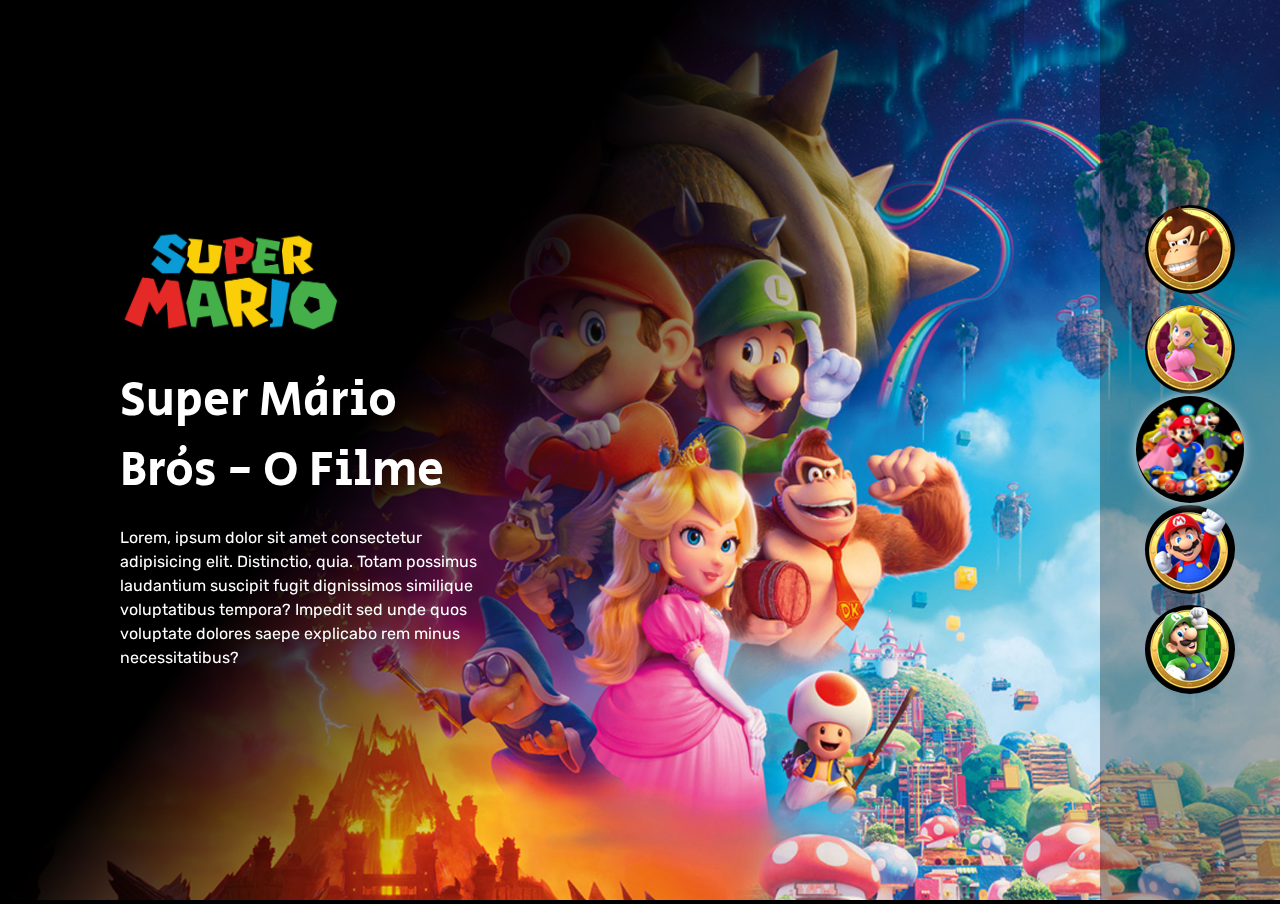
<file: Projeto-SuperMario/index.html>
<!DOCTYPE html>
<html lang="pt-BR">
	<head>
		<meta charset="UTF-8" />
		<meta name="viewport" content="width=device-width, initial-scale=1.0" />

		<link rel="preconnect" href="https://fonts.googleapis.com" />
		<link rel="preconnect" href="https://fonts.gstatic.com" crossorigin />
		<link href="https://fonts.googleapis.com/css2?family=Rubik&family=Secular+One&display=swap" rel="stylesheet" />

		<link rel="shortcut icon" href="img/favicon/Super-Mario-Yoshi.ico" type="image/x-icon">
		<link rel="stylesheet" href="css/estilos.css" />
		<link rel="stylesheet" href="css/reset.css" />
		<link rel="stylesheet" href="css/responsivo.css"/>

		<title>Super Mário Brós - O Filme.</title>
	</head>

	<body>
		<main class="personagens">
			<div class="personagem">
				<img class="imagem" src="img/desktop/dk.jpg" alt="Dk" />
				<div class="conteudo">
					<i class="logo"></i>
					<h2 class="nome-personagem">Donkey Kong</h2>
					<p class="descricao">Lorem ipsum dolor sit amet consectetur adipisicing elit. Nemo rerum mollitia esse, dolorem modi deleniti eos. Esse consequuntur dolorum possimus rerum natus. Architecto nam enim iste provident facere nisi deserunt..</p>
				</div>
			</div>

			<div class="personagem">
				<img class="imagem" src="img/desktop/peach.jpg" alt="Princesa Peach" />
				<div class="conteudo">
					<i class="logo"></i>
					<h2 class="nome-personagem">Peach</h2>
					<p class="descricao">Lorem ipsum dolor sit amet, consectetur adipisicing elit. Voluptate eum accusamus libero beatae non deleniti quis nam ullam consequuntur quo similique voluptatibus, veritatis suscipit molestias tempore ut quisquam inventore asperiores!.</p>
				</div>
			</div>

			<div class="personagem selecionado">
				<img class="imagem" src="img/desktop/movie.jpg" alt="Movie" />
				<div class="conteudo">
					<i class="logo"></i>
					<h2 class="nome-personagem">Super Mário Brós - O Filme</h2>
					<p class="descricao">Lorem, ipsum dolor sit amet consectetur adipisicing elit. Distinctio, quia. Totam possimus laudantium suscipit fugit dignissimos similique voluptatibus tempora? Impedit sed unde quos voluptate dolores saepe explicabo rem minus necessitatibus?</p>
				</div>
			</div>

			<div class="personagem">

				<img class="imagem" src="img/desktop/mario.jpg" alt="Personagem Mário" />
				<div class="conteudo">
					<i class="logo"></i>
					<h2 class="nome-personagem">Mário</h2>
					<p class="descricao">Lorem ipsum dolor sit, amet consectetur adipisicing elit. Ipsa incidunt, ipsum alias tempore odit quasi ab quo molestias nam minus esse sapiente. Laborum quaerat porro eum magni eaque nulla modi.</p>
				</div>
			</div>

			<div class="personagem">
				<img class="imagem" src="img/desktop/Luigi.jpg" alt="Personagem Luigi" />
				<div class="conteudo">
					<i class="logo"></i>
					<h2 class="nome-personagem">Luigi</h2>
					<p class="descricao">Lorem, ipsum dolor sit amet consectetur adipisicing elit. Totam illo possimus necessitatibus perferendis, assumenda autem fuga delectus dicta excepturi mollitia repellendus commodi quaerat facere molestias? Dignissimos sed quia perferendis illum.</p>
				</div>
			</div>
		</main>
		<ul class="botoes">
			<li>
				<button class="botao">
					<img src="img/botao/dk-logo-1.png" alt="dk" />
				</button>
			</li>
			<li>
				<button class="botao">
					<img src="img/botao/Peach-logo-1.png" alt="Peach" />
				</button>
			</li>
			<li>
				<button class="botao selecionado">
					<img src="img/botao/movie-logo-1.png" alt="Movie" />
				</button>
			</li>
			<li>
				<button class="botao">
					<img src="img/botao/mario-logo-1.png" alt="Mario" />
				</button>
			</li>
			<li>
				<button class="botao">
					<img src="img/botao/luigi-logo-1.png" alt="Luigi" />
				</button>
			</li>
		</ul>

		<script src="js/index.js"></script>
	</body>
</html>
</file>
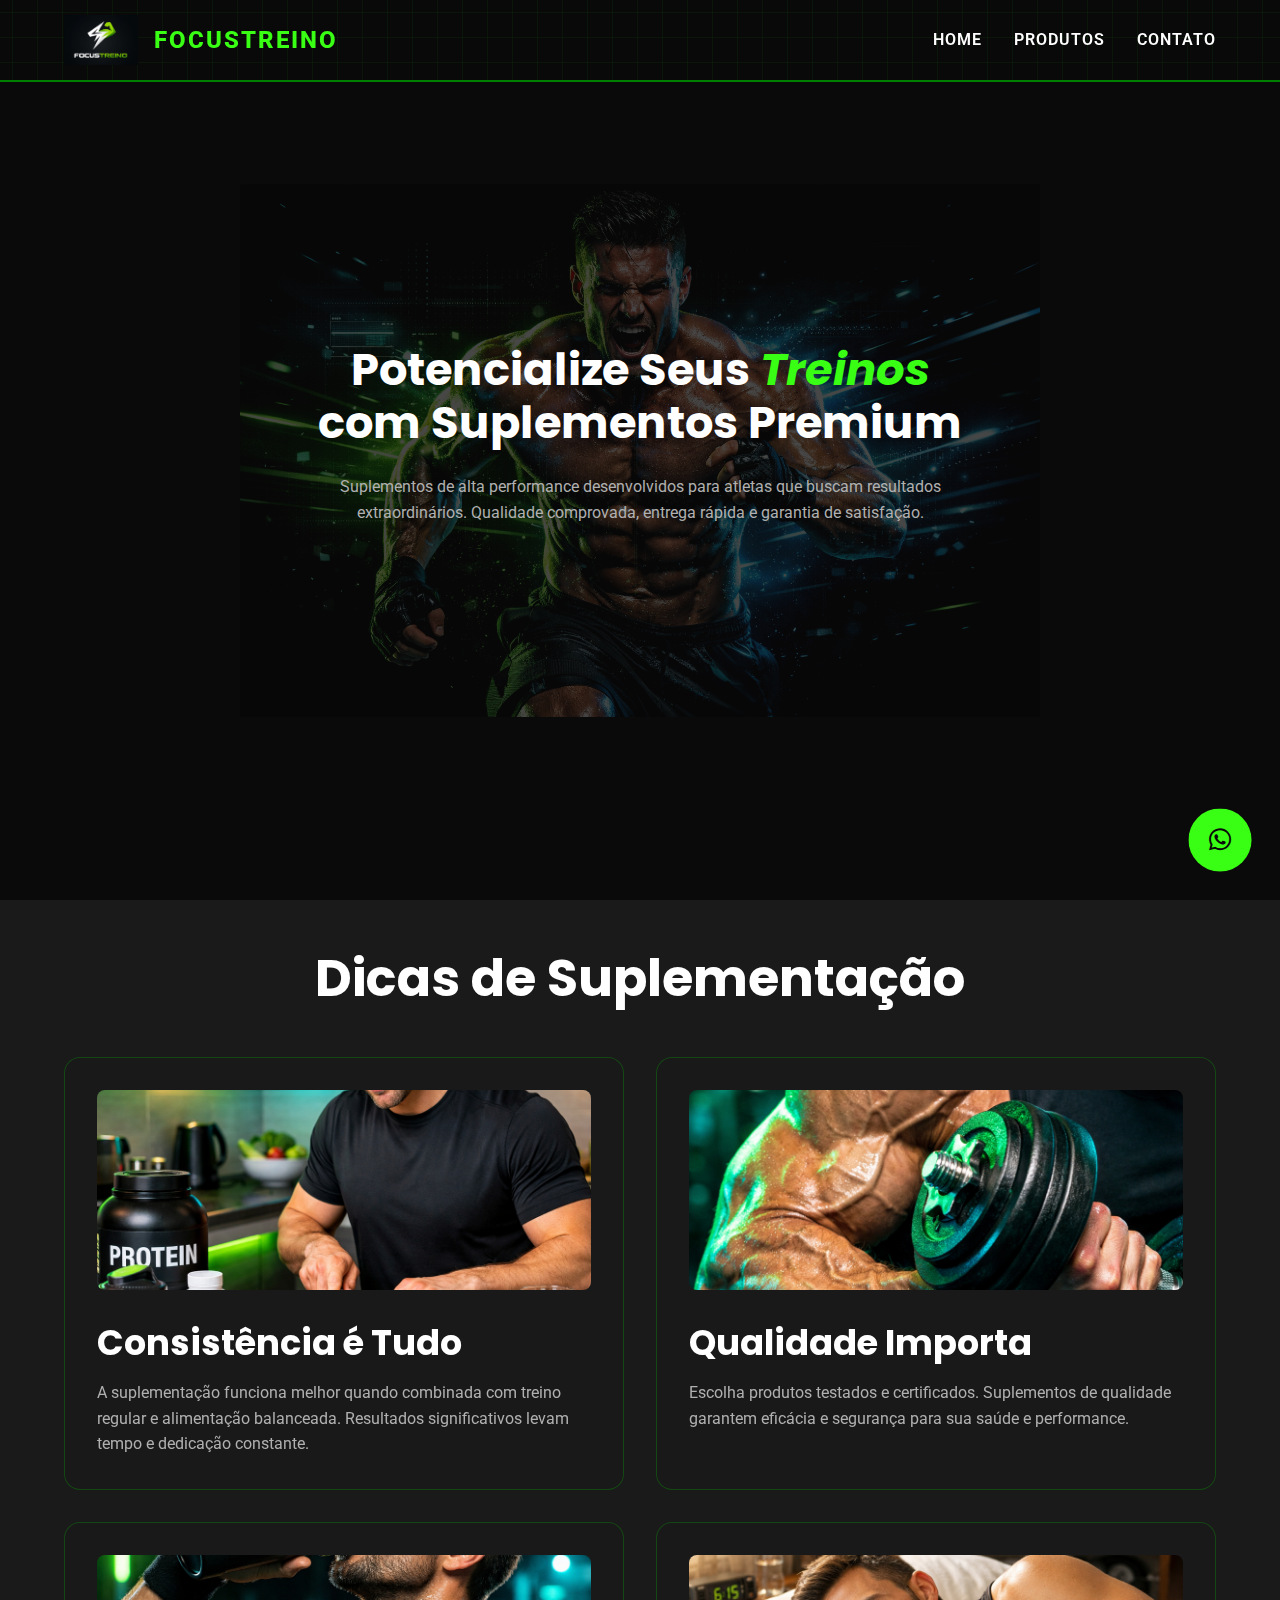
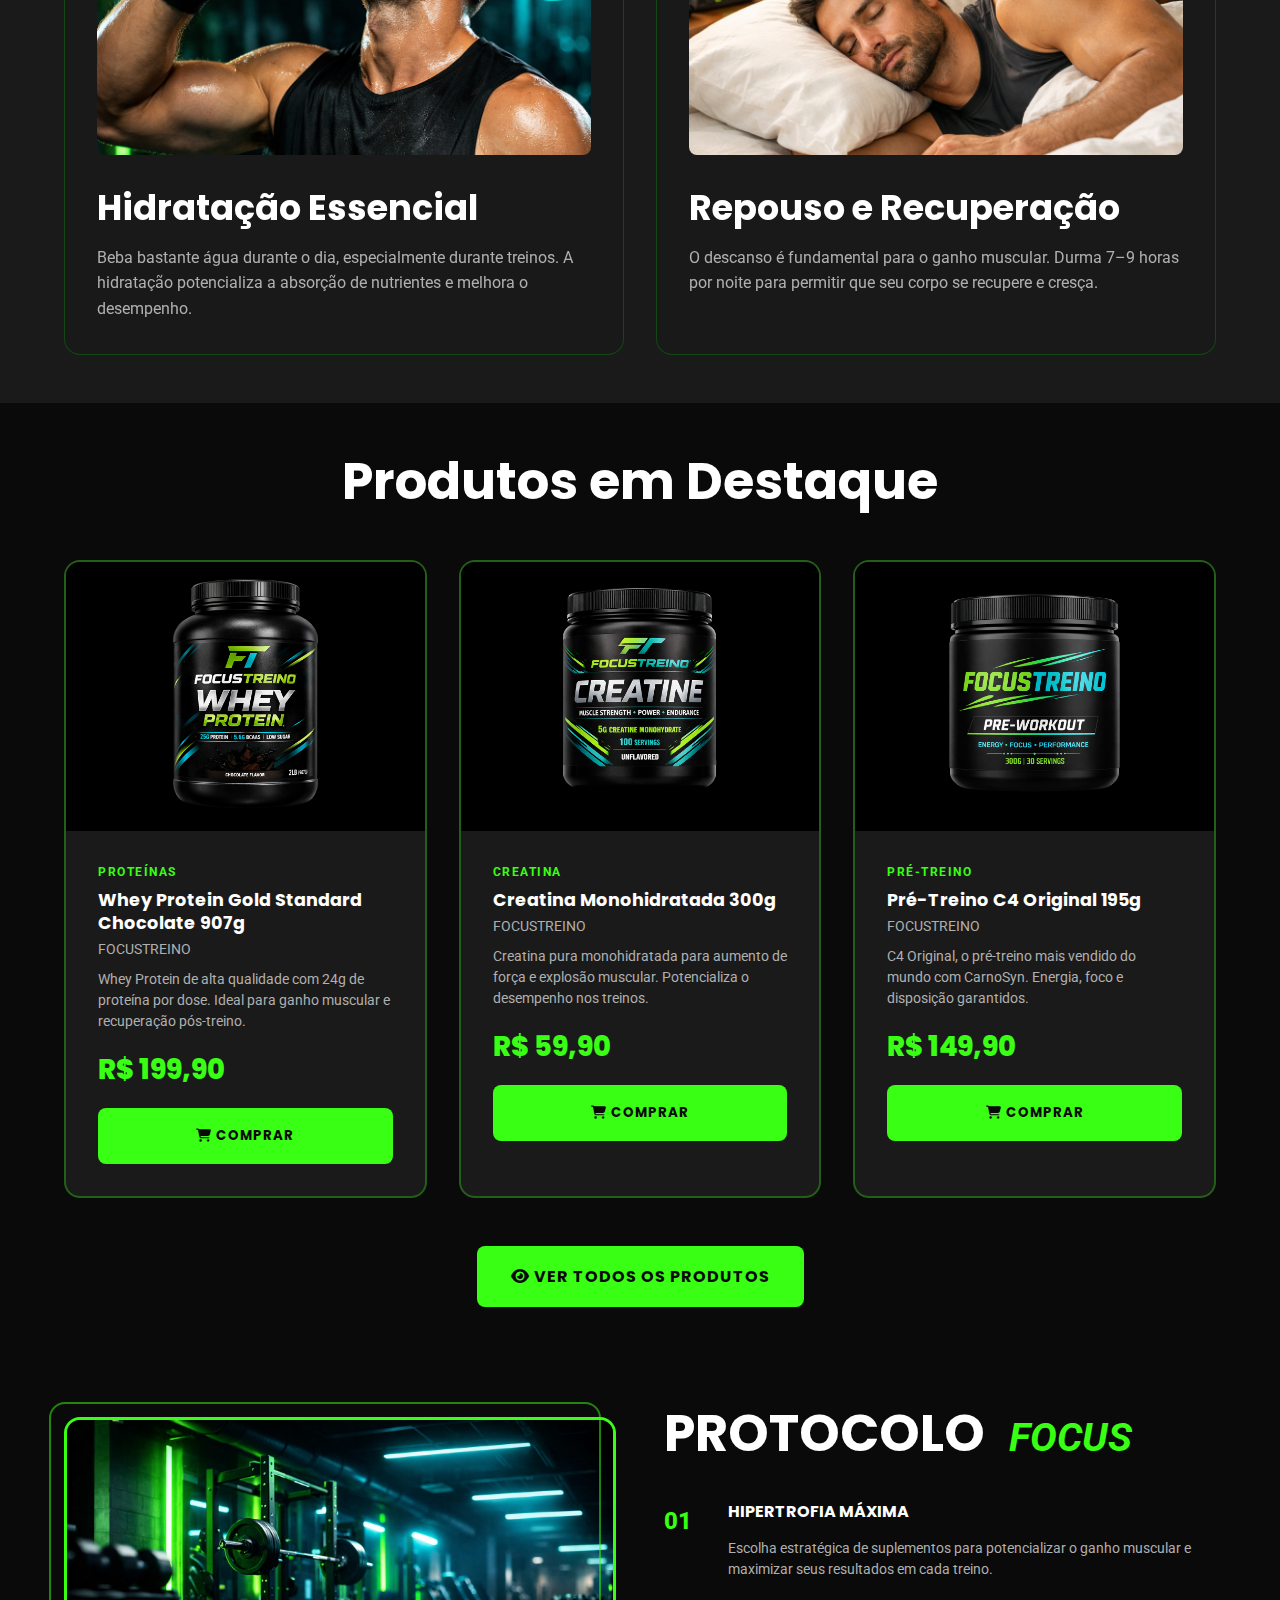
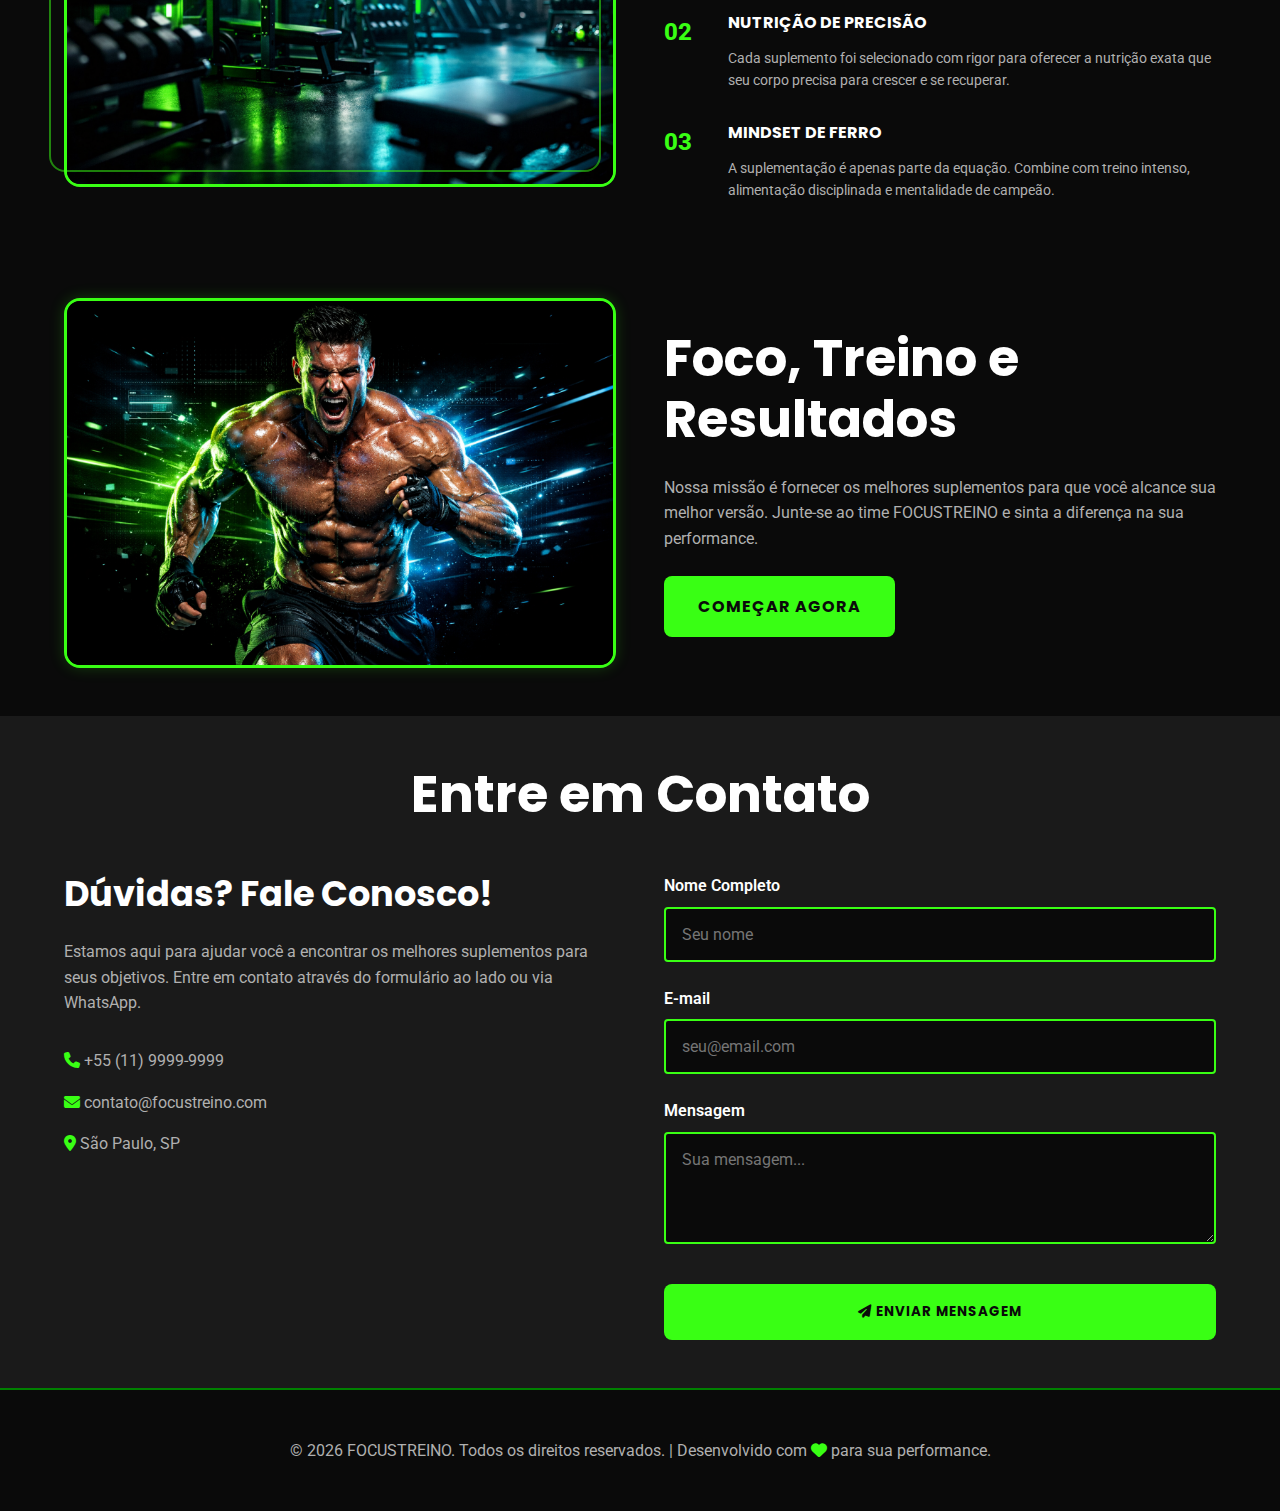
<file: Projeto_FocusTreino/index.html>
<!DOCTYPE html>
<html lang="pt-BR">
<head>
  <meta charset="UTF-8">
  <meta name="viewport" content="width=device-width, initial-scale=1.0">
  <meta name="description" content="FOCUSTREINO - Suplementos Premium para Atletas. Qualidade, Performance e Resultados Garantidos.">
  <meta name="theme-color" content="#0A0A0A">
  <title>FOCUSTREINO — Suplementos Premium para Atletas</title>
  <link rel="stylesheet" href="assets/css/style.css">
</head>
<body>

  <!-- ============ HEADER / NAVEGAÇÃO ============ -->
  <header>
    <div class="container">
      <nav>
        <div class="logo">
          <img src="assets/img/logotipo.png" alt="FOCUSTREINO Logo">
          <span>FOCUSTREINO</span>
        </div>

        <div class="menu-toggle" id="mobile-menu" aria-label="Abrir menu" role="button" tabindex="0">
          <span></span>
          <span></span>
          <span></span>
        </div>

        <ul id="nav-list" role="list">
          <li><a href="#home">Home</a></li>
          <li><a href="produtos.html">Produtos</a></li>
          <li><a href="#contato">Contato</a></li>
        </ul>
      </nav>
    </div>
  </header>

  <!-- ============ HERO SECTION ============ -->
  <section class="hero" id="home">
    <div class="container">
      <div class="hero-content">
        <h1>Potencialize Seus <span>Treinos</span> com Suplementos Premium</h1>
        <p>
          Suplementos de alta performance desenvolvidos para atletas que buscam resultados
          extraordinários. Qualidade comprovada, entrega rápida e garantia de satisfação.
        </p>
      </div>
    </div>
  </section>

  <!-- ============ SEÇÃO DICAS ============ -->
  <section id="dicas" class="dicas">
    <div class="container">
      <h2>Dicas de Suplementação</h2>
      <div class="dicas-grid">

        <div class="dica-card">
          <img src="assets/img/dica-1.jpg" alt="Atleta treinando com consistência" class="dica-img" loading="lazy">
          <h3>Consistência é Tudo</h3>
          <p>A suplementação funciona melhor quando combinada com treino regular e alimentação balanceada. Resultados significativos levam tempo e dedicação constante.</p>
        </div>

        <div class="dica-card">
          <img src="assets/img/dica-2.jpg" alt="Suplementos de qualidade certificada" class="dica-img" loading="lazy">
          <h3>Qualidade Importa</h3>
          <p>Escolha produtos testados e certificados. Suplementos de qualidade garantem eficácia e segurança para sua saúde e performance.</p>
        </div>

        <div class="dica-card">
          <img src="assets/img/dica-3.jpg" alt="Hidratação durante o treino" class="dica-img" loading="lazy">
          <h3>Hidratação Essencial</h3>
          <p>Beba bastante água durante o dia, especialmente durante treinos. A hidratação potencializa a absorção de nutrientes e melhora o desempenho.</p>
        </div>

        <div class="dica-card">
          <img src="assets/img/dica-4.jpg" alt="Repouso e recuperação muscular" class="dica-img" loading="lazy">
          <h3>Repouso e Recuperação</h3>
          <p>O descanso é fundamental para o ganho muscular. Durma 7–9 horas por noite para permitir que seu corpo se recupere e cresça.</p>
        </div>

      </div>
    </div>
  </section>

  <!-- ============ SEÇÃO PRODUTOS EM DESTAQUE ============ -->
  <section id="produtos" class="produtos-destaque">
    <div class="container">
      <h2>Produtos em Destaque</h2>
      <!-- Cards injetados pelo scripts.js com efeito Spotlight -->
      <div class="produtos-grid" id="destaque-container" role="list" aria-label="Produtos em destaque"></div>
      <div style="text-align: center; margin-top: 3rem;">
        <a href="produtos.html" class="btn btn-primary">
          <i class="fas fa-eye" aria-hidden="true"></i> Ver Todos os Produtos
        </a>
      </div>
    </div>
  </section>

  <!-- ============ SEÇÃO PROTOCOLO FOCUS ============ -->
  <section class="protocolo-focus">
    <div class="container">
      <div class="protocolo-container">

        <div class="protocolo-imagem">
          <img src="assets/img/imagem extra.jpg" alt="Protocolo Focus — Atleta em ação" loading="lazy">
        </div>

        <div class="protocolo-conteudo">
          <div class="protocolo-titulo">
            <h2>PROTOCOLO</h2>
            <span>FOCUS</span>
          </div>
          <div class="protocolo-items">

            <div class="protocolo-item">
              <div class="protocolo-numero" aria-hidden="true">01</div>
              <div class="protocolo-item-conteudo">
                <h3>Hipertrofia Máxima</h3>
                <p>Escolha estratégica de suplementos para potencializar o ganho muscular e maximizar seus resultados em cada treino.</p>
              </div>
            </div>

            <div class="protocolo-item">
              <div class="protocolo-numero" aria-hidden="true">02</div>
              <div class="protocolo-item-conteudo">
                <h3>Nutrição de Precisão</h3>
                <p>Cada suplemento foi selecionado com rigor para oferecer a nutrição exata que seu corpo precisa para crescer e se recuperar.</p>
              </div>
            </div>

            <div class="protocolo-item">
              <div class="protocolo-numero" aria-hidden="true">03</div>
              <div class="protocolo-item-conteudo">
                <h3>Mindset de Ferro</h3>
                <p>A suplementação é apenas parte da equação. Combine com treino intenso, alimentação disciplinada e mentalidade de campeão.</p>
              </div>
            </div>

          </div>
        </div>

      </div>
    </div>
  </section>

  <!-- ============ SEÇÃO POSTER ============ -->
  <section class="poster-section">
    <div class="container">
      <div class="poster-container">

        <div class="poster-img">
          <img src="assets/img/hero-bg.png" alt="FOCUSTREINO — Foco, Treino e Resultados" loading="lazy">
        </div>

        <div class="poster-text">
          <h2>Foco, Treino e Resultados</h2>
          <p>
            Nossa missão é fornecer os melhores suplementos para que você alcance sua melhor versão.
            Junte-se ao time FOCUSTREINO e sinta a diferença na sua performance.
          </p>
          <a href="produtos.html" class="btn btn-primary" style="margin-top: 1.5rem; display: inline-block;">
            Começar Agora
          </a>
        </div>

      </div>
    </div>
  </section>

  <!-- ============ SEÇÃO CONTATO ============ -->
  <section id="contato" class="contato">
    <div class="container">
      <h2>Entre em Contato</h2>
      <div class="contato-content">

        <div class="contato-texto">
          <h3>Dúvidas? Fale Conosco!</h3>
          <p>
            Estamos aqui para ajudar você a encontrar os melhores suplementos para seus objetivos.
            Entre em contato através do formulário ao lado ou via WhatsApp.
          </p>
          <ul style="list-style: none; margin-top: 2rem;">
            <li style="margin-bottom: 1rem;">
              <i class="fas fa-phone" aria-hidden="true"></i>
              +55 (11) 9999-9999
            </li>
            <li style="margin-bottom: 1rem;">
              <i class="fas fa-envelope" aria-hidden="true"></i>
              contato@focustreino.com
            </li>
            <li>
              <i class="fas fa-map-marker-alt" aria-hidden="true"></i>
              São Paulo, SP
            </li>
          </ul>
        </div>

        <form id="contato-form" class="contato-form" novalidate>
          <div class="form-group">
            <label for="nome-contato">Nome Completo</label>
            <input type="text" id="nome-contato" name="nome" placeholder="Seu nome" required>
          </div>
          <div class="form-group">
            <label for="email-contato">E-mail</label>
            <input type="email" id="email-contato" name="email" placeholder="seu@email.com" required>
          </div>
          <div class="form-group">
            <label for="mensagem">Mensagem</label>
            <textarea id="mensagem" name="mensagem" rows="4" placeholder="Sua mensagem..." required></textarea>
          </div>
          <button type="submit" class="btn btn-primary" style="width: 100%; margin-top: 1rem;">
            <i class="fas fa-paper-plane" aria-hidden="true"></i> Enviar Mensagem
          </button>
        </form>

      </div>
    </div>
  </section>

  <!-- ============ FOOTER ============ -->
  <footer>
    <div class="container">
      <div class="footer-bottom">
        <p>
          &copy; 2026 FOCUSTREINO. Todos os direitos reservados.
          | Desenvolvido com <i class="fas fa-heart" aria-hidden="true"></i> para sua performance.
        </p>
      </div>
    </div>
  </footer>

  <!-- ============ BOTÃO WHATSAPP FLUTUANTE ============ -->
  <div class="whatsapp-flutuante">
    <a href="https://wa.me/5511999999999" target="_blank" rel="noopener noreferrer" aria-label="Fale conosco pelo WhatsApp">
      <i class="fab fa-whatsapp" aria-hidden="true"></i>
    </a>
  </div>

  <!-- Scripts -->
  <script src="https://cdnjs.cloudflare.com/ajax/libs/gsap/3.12.2/gsap.min.js"></script>
  <script src="assets/js/scripts.js"></script>
  <script src="assets/js/gsap-animations.js"></script>
</body>
</html>
</file>
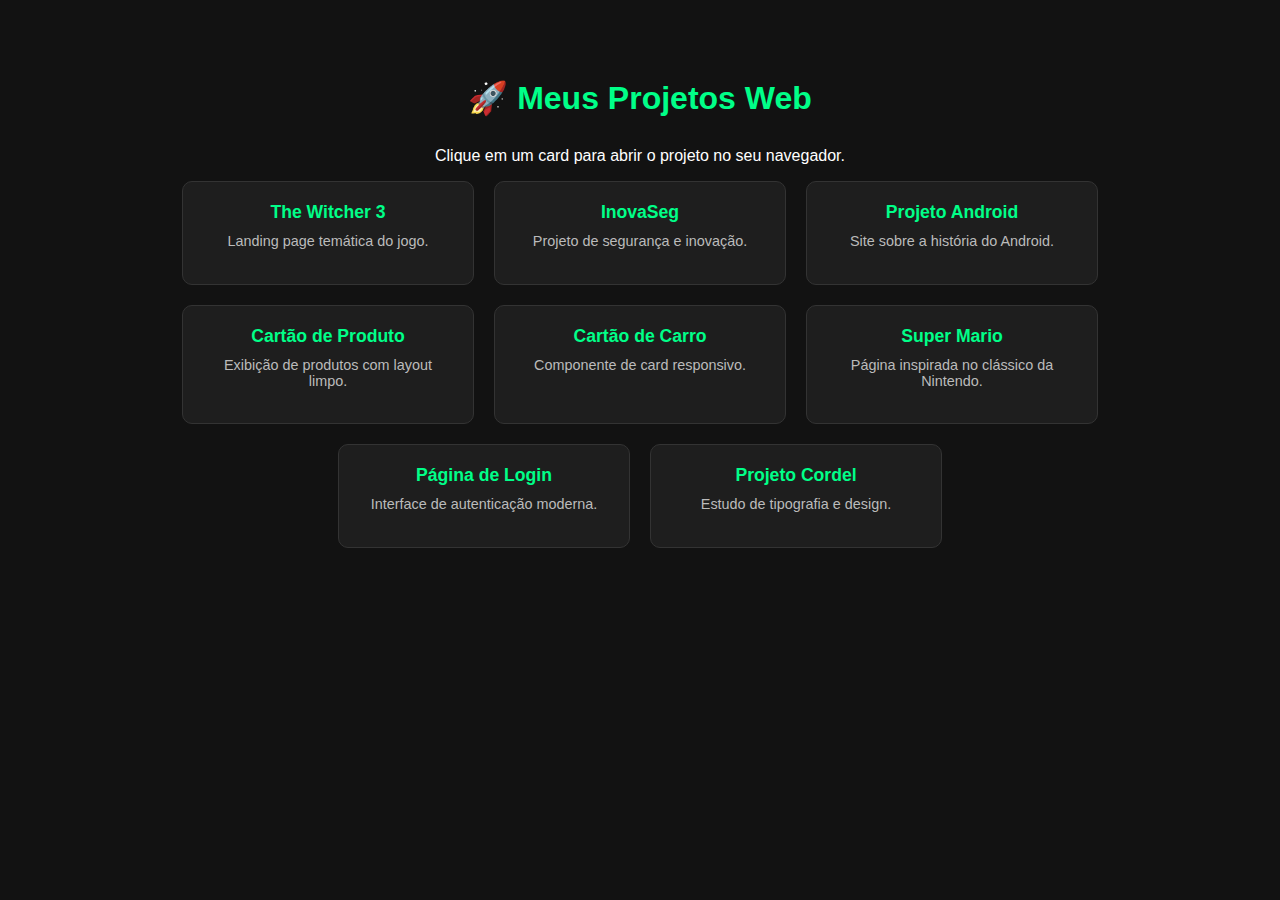
<file: index.html.html>
<!DOCTYPE html>
<html lang="pt-br">
<head>
    <meta charset="UTF-8">
    <meta name="viewport" content="width=device-width, initial-scale=1.0">
    <title>Portfólio - Pamella Moraes</title>
    <style>
        body { font-family: 'Segoe UI', Tahoma, Geneva, Verdana, sans-serif; background-color: #121212; color: white; text-align: center; padding: 50px; }
        h1 { color: #00ff88; margin-bottom: 30px; }
        .container { display: flex; flex-wrap: wrap; justify-content: center; gap: 20px; max-width: 1000px; margin: 0 auto; }
        .card { background: #1e1e1e; border: 1px solid #333; padding: 20px; border-radius: 10px; width: 250px; transition: 0.3s; text-decoration: none; color: white; display: block; }
        .card:hover { transform: translateY(-5px); border-color: #00ff88; background: #252525; }
        .card h3 { margin: 0; color: #00ff88; font-size: 1.1rem; }
        .card p { font-size: 0.9rem; color: #bbb; margin-top: 10px; }
    </style>
</head>
<body>

    <h1>🚀 Meus Projetos Web</h1>
    <p>Clique em um card para abrir o projeto no seu navegador.</p>

    <div class="container">
        <a href=".//Projeto-SiteTheWitcher/index.html" class="card">
            <h3>The Witcher 3</h3>
            <p>Landing page temática do jogo.</p>
        </a>
          <a href=".//Projeto_InovaSeg/index.html" class="card">
            <h3>InovaSeg</h3>
            <p>Projeto de segurança e inovação.</p>
        </a>
        <a href=".//projeto-android/index.html" class="card">
            <h3>Projeto Android</h3>
            <p>Site sobre a história do Android.</p>
        </a>
        
        <a href=".//Projeto-CartaoProduto/index.html" class="card">
            <h3>Cartão de Produto</h3>
            <p>Exibição de produtos com layout limpo.</p>
        </a>
        <a href=".//Projeto-Card-car/index.html" class="card">
            <h3>Cartão de Carro</h3>
            <p>Componente de card responsivo.</p>
        </a>
        <a href=".//Projeto-SuperMario/index.html" class="card">
            <h3>Super Mario</h3>
            <p>Página inspirada no clássico da Nintendo.</p>
        </a>
        <a href=".//Projeto-Login/index.html" class="card">
            <h3>Página de Login</h3>
            <p>Interface de autenticação moderna.</p>
        </a>
        <a href=".//Projeto-Cordel/index.html" class="card">
            <h3>Projeto Cordel</h3>
            <p>Estudo de tipografia e design.</p>
        </a>
    </div>

</body>
</html>
</file>
<file: Projeto-Card-car/css/estilo.css>
* {
  margin: 0;
  padding: 0;
  box-sizing: border-box;
}

body, html {
  height: 100%;
  display: flex;
  flex-direction: column;
  background-color: rgba(128, 128, 128, 0.282);
}

main {
  flex: 1;
  display: flex;
  flex-wrap: wrap;
  justify-content: center;
  align-items: center;
}

section {
  width: 350px;
  height: 500px;
  padding: 25px;
  display: flex;
  flex-direction: column;
  justify-content: center;
}

img {
  padding: 20px;
  width: 40%;
}

.laranja {
  background-color: #e38826;
  border-radius: 10px 0px 0px 10px;
}

.azul {
  background-color: #006970;
}

.verde {
  background-color: #004241;
  border-radius: 0px 10px 10px 0px;
}

.titulo {
  color: hsl(0, 0%, 95%);
  font-size: 35px;
  font-family: 'Big Shoulders Display', sans-serif;
  font-weight: 700;
  padding: 20px;
}

.txt {
  color: hsla(0, 0%, 100%, 0.75);
  font-family: 'Lexend Deca', sans-serif;
  font-weight: 400;
  padding: 20px;
}

button {
  cursor: pointer;
  width: 120px;
  margin-left: 20px;
  padding: 8px;
  border-radius: 30px;
  font-family: 'Lexend Deca', sans-serif;
  font-weight: bolder;
  border-color: transparent;
  letter-spacing: 2px;
  transition: background-color 0.8s;
}

.btn-laranja {
  color: #e38826;
}

.btn-laranja:focus {
  background-color: transparent;
  color: white;
  border-color: white;
}

.btn-azul {
  color: #006970;
}

.btn-azul:focus {
  background-color: transparent;
  color: white;
  border-color: white;
}

.btn-verde {
  color: #004241;
}

.btn-verde:focus {
  background-color: transparent;
  color: white;
  border-color: white;
}

footer {
  width: 100%;
  text-align: center;
  font-size: 14px;
  font-style: italic;
  color: rgb(43, 6, 255);
  padding: 30px;
  margin-top: auto; /* Alinha o rodapé no final da página */
}
</file>
<file: Projeto-Card-car/css/estilo-responsivo.css>
@media screen and (min-width: 320px) and (max-width: 768px),
       screen and (max-width: 320px) and (max-height: 568px){

  * {
    margin: 0;
    padding: 0;
    box-sizing: border-box;
  }

  body, html {
    background-color: rgba(128, 128, 128, 0.282);
    display: flex;
    flex-direction: column; /* Ajustado para o layout de coluna */
  }

  main {
   
    height: 100vh;
    display: flex;
    flex-wrap: wrap;
    justify-content: center;
    align-items: center;
    padding-bottom: 30px; /* Adicionado espaço na parte inferior do main para acomodar o rodapé */
  }

  section {
    width: 100%;
    max-width: 350px;
    height: auto;
    padding: 25px;
    display: flex;
    flex-direction: column;
    justify-content: center;
    border-radius: 10px;
    box-shadow: 0 0 10px rgba(0, 0, 0, 0.1);
  }

  img {
    padding: 20px;
    width: 40%;
  }

  .titulo {
    color: hsl(0, 0%, 95%);
    font-size: 35px;
    font-family: 'Big Shoulders Display', sans-serif;
    font-weight: 700;
    padding: 20px;
  }

  .txt {
    color: hsla(0, 0%, 100%, 0.75);
    font-family: 'Lexend Deca', sans-serif;
    font-weight: 400;
    padding: 20px;
  }
  .laranja{
    margin-top: 15px;
    border-radius: 10px 10px 0px 0px;
  }

  .azul {
    background-color: #006970;
    border-radius: 0;
  }


  .verde{
    margin-bottom: 15px;
    border-radius: 0px 0px 10px 10px;
  }


  button {
    cursor: pointer;
    width: 150px;
    margin-top: auto;
    padding: 15px 15px;
    border-radius: 30px;
    font-family: 'Lexend Deca', sans-serif;
    font-weight: bolder;
    border-color: transparent;
    letter-spacing: 2px;
    transition: background-color 0.8s;
  }

  footer {
    width: 100%;
    text-align: center;
    font-size: 14px;
    font-style: italic;
    color: rgb(43, 6, 255);
    padding: 30px;
    margin-top: auto; /* Alinha o rodapé no final da página */
  }
}



@media screen and (min-width: 768px) and (max-width: 1100px) {
  body, html {
    background-color: rgba(128, 128, 128, 0.282);
    display: flex;
    flex-direction: column; /* Ajustado para o layout de coluna */
  }
  main {
    flex-direction: column; /* Mudando para layout de coluna */
    align-items: center; /* Centralizando os elementos na horizontal */
  }

  section {
    width: 100%; /* Ajuste a largura conforme necessário */
    max-width: 450px; /* Limitando a largura máxima para manter o tamanho do card */
  }

  .laranja{
    margin-top: 20px;
    border-radius: 10px 10px 0px 0px;
  }

  .verde{
    border-radius: 0px 0px 10px 10px;
  }
}
</file>
<file: Projeto-CartaoProduto/css/style.css>
@charset "UTF-8";

*{
    margin:0px;
    padding:0px;
    box-sizing: border-box;
    overflow: hidden;
    
}
body{
    background-color:   hsl(30, 38%, 92%);
    
}

#container{
    
    display:flex;
    height: 100vh;
    width: 100vw;
    align-items: center;
    justify-content: center;
    
    
}

.imagem-fundo{
    background-image: url(../img/image-product-desktop.jpg);
    background-size: cover;
    background-repeat: no-repeat;
    background-position: center;
    border-radius: 10px 0px 0px 10px;
    background-color: green;
    width: 300px;
    height: 450px;
}



.conteudo{
    background-color: white;
    width: 300px;
    height: 450px;
    border-radius: 0px 10px 10px 0px;
    padding: 20px;
    
}

h1{
    font-family: 'Fraunces', serif;
    font-size: 35px;
    line-height: 40px;
    padding-bottom: 10px;
    padding-left: 10px;
   
}

.paragrafo{
    font-family: 'Montserrat', sem serifa;
    font-size: 14px;
    padding: 10px; 
    color: hsl(228, 12%, 48%);
}
.perfume{
    font-size: 14px;
    letter-spacing: 5px;
    padding-bottom: 30px;
    padding-left: 10px;
    color:hsl(228, 12%, 48%);

}

.preço{
    display: inline-block;
    color:hsl(158, 36%, 37%);
    font-family: 'Fraunces', serif;
    font-size: 30px;
    padding: 10px;
}

.preço-antes{
    display: inline-block;
    color:hsl(228, 12%, 48%);
    font-size: 15px;
    padding: 20px;
}

.btn-compras{
    display: flex;
    align-items: center;
    justify-content: center;
    background-color: hsl(158, 36%, 37%);
    border-radius: 8px;
    margin-top: 10px;
    padding: 10px;
    padding-left: 10px;
}

.btn-compras:hover{
    background-color:hsl(158, 94%, 35%); 
    cursor: pointer;
    transition: 1s ease;
    
}

.txt-compras{
   
    color: white;
    font-family:'Montserrat', sem serifa;
    font-weight: 600;
    
}

.icon{
    padding-right: 10px; 
}
</file>
<file: Projeto-CartaoProduto/css/responsive.css>
@media screen and (max-width:768px){

#container{
        display:flex;
        flex-direction: column;
        height: 100vh;
        width: 100vw;
       
    }
    
    .imagem-fundo{
        background-image: url(../img/image-product-desktop.jpg);
        background-size: cover;
        background-repeat: no-repeat;
        background-position: center center;
        border-radius: 10px 10px 0px 0px;
        width: 300px;
        height: 250px;
    }
    
    
    
    .conteudo{
        background-color: white;
        width: 300px;
        height: 400px;
        border-radius: 0px 0px 10px 10px;
        padding: 20px;
    }
    
    h1{
        font-family: 'Fraunces', serif;
        font-size: 35px;
        line-height: 30px;
        padding-bottom: 10px;
        padding-left: 10px;
       
    }
    
    .paragrafo{
        font-family: 'Montserrat', sem serifa;
        font-size: 14px;
        padding: 10px; 
        color: hsl(228, 12%, 48%);
        
    }
    .perfume{
        font-size: 14px;
        letter-spacing: 8px;
        padding-bottom: 30px;
        padding-left: 10px;
        color:hsl(228, 12%, 48%);
    
    }
    
    .preço{
        display: inline-block;
        color:hsl(158, 36%, 37%);
        font-family: 'Fraunces', serif;
        font-size: 30px;
        padding: 10px;
    }
    
    .preço-antes{
        display: inline-block;
        color:hsl(228, 12%, 48%);
        font-size: 15px;
        padding: 20px;
    }
    
    .btn-compras{
        display: flex;
        align-items: center;
        justify-content: center;
        background-color: hsl(158, 36%, 37%);
        border-radius: 8px;
        margin-top: 5px;
        padding: 10px;
        padding-left: 10px;
    }
    
    .btn-compras:hover{
        background-color:hsl(158, 94%, 35%); 
        cursor: pointer;
        transition: 1s ease;
        
    }
    
    .txt-compras{
       
        color: white;
        font-family:'Montserrat', sem serifa;
        font-weight: 600;
        
    }
    
    .icon{
        padding-right: 10px; 
    }
    }


@media screen and (max-width:768px){

        #container{
            display:flex;
            flex-direction: column;
            height: 100vh;
            width: 100vw;
           
        }
        
        .verde{
            background-image: url(../img/image-product-desktop.jpg);
            background-size: cover;
            background-repeat: no-repeat;
            background-position: center center;
            border-radius: 10px 10px 0px 0px;
            width: 400px;
            height: 300px;
        }
        
        
        
        .branco{
            background-color: white;
            width: 400px;
            height: 400px;
            border-radius: 0px 0px 10px 10px;
            padding: 20px;
        }
        
        h1{
            font-family: 'Fraunces', serif;
            font-size: 35px;
            line-height: 30px;
            padding-bottom: 10px;
            padding-left: 10px;
           
        }
        
        .paragrafo{
            font-family: 'Montserrat', sem serifa;
            font-size: 14px;
            padding: 10px; 
            color: hsl(228, 12%, 48%);
            flex-wrap: wrap;
        }
        .perfume{
            font-size: 14px;
            letter-spacing: 5px;
            padding-bottom: 30px;
            padding-left: 10px;
            color:hsl(228, 12%, 48%);
        
        }
        
        .preço{
            display: inline-block;
            color:hsl(158, 36%, 37%);
            font-family: 'Fraunces', serif;
            font-size: 30px;
            padding: 10px;
        }
        
        .preço-antes{
            display: inline-block;
            color:hsl(228, 12%, 48%);
            font-size: 15px;
            padding: 20px;
        }
        
        .btn-compras{
            display: flex;
            align-items: center;
            justify-content: center;
            background-color: hsl(158, 36%, 37%);
            border-radius: 8px;
            margin-top: 25px;
            padding: 10px;
            padding-left: 10px;
        }
        
        .btn-compras:hover{
            background-color:hsl(158, 94%, 35%); 
            cursor: pointer;
            transition: 1s ease;
            
        }
        
        .txt-compras{
           
            color: white;
            font-family:'Montserrat', sem serifa;
            font-weight: 600;
            
        }
        
        .icon{
            padding-right: 10px; 
        }
        }
</file>
<file: Projeto-Cordel/style.css>
@charset "UTF-8";
*{
    margin:0px;
    padding:0px;

}

@font-face {
    font-family:"Prilly Monly" ;
    src: url(Fontes/Prilly\ Monly.otf) format("opentype");
    src: url(Fontes/Prilly\ Monly.ttf) format("truetype");
    font-weight: normal;}

@font-face{
    font-family: "Cordel Encarnado";
    src: url(Fontes/Cordel\ Encarnado.otf) format("opentype");
    font-weight: normal;}
    
:root{
    --fonte-texto:"Prilly Monly";
    --font-destaque:"Cordel Encarnado";
    --font-normal:"Verdana, Geneva, Tahoma, sans-serif";
}

body{min-height: 100vh;}

main{text-shadow: 1px 1px 0px  rgba(0, 0, 0, 0.728);}

header{ 
        background-color: rgb(0, 0, 0);
        color: white;
        text-align: center;}

h1{
        font-family: var(--font-destaque);
        font-size:5em; /*  O que vai fazer com que a fonte fique 5 vezes maior que o seu tamanho base
        (aproximadamente 16px, dependendo do navegador). E esse tamanho será mantido,
        tanto para telas pequenas quanto para telas grandes. */
        padding-top: 50px;
        text-align: center;
        font-weight: bolder;}



p{padding-bottom: 50px;} /* por Milton duarte */

a{
        color: white;
        padding-bottom: 50px;  
        text-decoration: none; 
        font-weight: bolder;}

a:hover{
        font-style: italic;
        transition-duration: 0.5s;}

section{
        padding-top: 10vh;
        padding-bottom: 10vh;
        padding-left: 30px;
        font-family:var(--fonte-texto);
        font-size: 140%/* (VW significa veiw width(a largura);) */
        }


.normal{
        background-color: white;
        color: black;}


.imagem{background-attachment: fixed;
        background-color: rgb(51,51,51);
        color: white;
        background-size: cover;
        box-shadow: inset 5px 5px 15px 0px rgba(0, 0, 0, 0.574);}

.imagem > p {
        background-color: rgba(0, 0, 0, 0.555);
        display: inline-block;
        padding: 5px;}

#img1{
        background-image: url(imagens/img0.jpg);
        position: center, bottom; }
        
#img2{
        background-image: url(imagens/background002.jpg);
        position: right, center;}


footer{
        background-color: black;
        color: white;
        font-size: 12px;
        text-align: center;
        padding: 10px;}
</file>
<file: Projeto-Login/estilos/style.css>
@charset "UTF-8";
/* Mobile First */

/* Paleta de Cores
Verde: #49a09d
Roxo: #5f2c82 */


*{
    margin:0px;
    padding: 0px;
    font-family: Arial, Helvetica, sans-serif;
    box-sizing: border-box;
}

html,body{
    background-color: #5f2c82;
    height: 100vh;
    width: 100vw;

}

main{
    position: relative;
    height: 100vh;
    width: 100vw;
   
}
#login{
    position: absolute;
    top:50%;
    left:50%;
    background-color: white;
    width: 250px;
    height: 515px;
    border-radius: 20px;
    overflow: hidden; /* para esconder o ue esta fora da borda */
    text-align: center;
    box-shadow: 0px 0px 10px rgba(0, 0, 0, 0.449) ;

    transform: translate(-50%, -50%);
    transition: width 0.3s, height 0.3s;
    transition-timing-function: ease; /* Ease é para suavisar durante a animação */
}

div#imagem{
    display: block;
    background:  #5f2c82 url(../imagens/metal.jpg);
    height: 200px;
    background-position: left bottom;
    background-size: cover;
    background-repeat: no-repeat;

}

div#formulario{
    display: block;
    padding: 10px;
}

#formulario > h1{
    text-align: center;
    margin-bottom: 10px;
}

#formulario > p {
    font-size: 0.9em;

}
form >div.campo{
    background-color: #5f2c82;
    height: 50px;
    border-radius: 7px;
    margin-top: 5px;
    margin-bottom: 5px;
}
div.campo >label {
    display: none;
}

div.campo >span {
    color:white;
    font-size: 2em;
    width: 40px;
    padding: 5px;
    
}

div.campo >input {
    background-color: #57c1bf;
    text-align: center;
    width: 78%;
    height: 45px;
    border:none;
    border-radius: 7px;

    transform: translateY(-8px);
}

div.campo >input:focus-within{
    background-color: white;
    outline: none;
}


form > input[type=submit] {
    display: block;
    font-size: 1.2em;
    width: 100%;
    height: 40px;
    background-color:#49a09d;
    color:white;
    border: 1px solid #1a3e3d;
    border-radius: 7px;
    cursor: pointer;

}
form > input[type=submit]:hover{
    background-color:#57c1bf ;
}

form > a.botao{
    display:block;
    text-align: center;
    font-size: 1.2em;
    width: 100%;
    height: 40px;
    background-color:#ffffff ;
    text-decoration: none;
    color:#1a3e3d;
    border: 1px solid #1a3e3d;
    border-radius: 7px;
    margin-top: 5px;
    padding-top: 7px;
    
}

form >  a.botao:hover{
    background-color: #4cbab7;
}

form > a.botao > span {
    font-size: 0.8em;
}
</file>
<file: Projeto-Login/estilos/media-query.css>
@charset "UTF-8";

/* Typical Device Breakpoints
Pequenas telas: até 600px
Celular: 360 até 768
Tablet: de 768px até 992px
Desktop: de 992px até 1200px
Grandes telas: acima de 1200px.  */

/* As demais Medias Queries */

/*Tablets e Ipads e Desktops */
@media screen and (min-width: 1080px) and (max-width:1400px) {
    html,body{
       background-image: linear-gradient(to top,#49a09d, #5f2c82);
    }
    
    section#login{
        width:80vw;
        height: 330px;
    }
    section#login > #imagem{
        float: left;
        width:30%;
        height:100% ;
    }

    section#login > #formulario{
        float: right;
        width:70%;
    }

    #formulario > h1{
        font-size: 2em;
    }

    #formulario > p {
        font-size: 1.2em;
    }


    
    div.campo >span {
    color:white;
    font-size: 2em;
    width: 40px;
    
}
    
    div.campo >input {
        width: 92%;
        height: 45px;
        transform: translateY(-8px);
        border:none;
        border-radius: 7px;
        
    }


}


/* telas grandes*/
@media screen and (min-width:1400px) {
    html,body{
        background-image: linear-gradient(to top,#49a09d, #5f2c82);
     }

    section#login{
        width:990px;
        height: 350px;
    }
    section#login > div#imagem{
        float: right;
        width: 50%;
        height: 100%;
    }

    section#login > div#formulario{
        float:left;
        width:50%;
    }
    #formulario > h1{
        font-size: 2em;
    }
    #formulario > p {
        font-size: 1.2em;
        margin: 20px 0px;
    }

    div.campo >span {
        color:white;
        font-size: 2em;
        width: 40px;
        
    }
        
        div.campo >input {
            width: 90%;
            height: 45px;
            transform: translateY(-8px);
            border:none;
            border-radius: 7px;
        }
}
</file>
<file: Projeto-SiteTheWitcher/src/css/estilo.css>
* {
  margin: 0;
  padding: 0;
  box-sizing: border-box;
  font-family: "Patrick Hand SC", Arial, sans-serif;
  ::-webkit-scrollbar {
    display: none;
  }
}

body {
  background-color: #000000;
  color: #fff;
}

#cabecalho {
  height: 20vh;
  display: flex;
  justify-content: space-between;
  align-items: center;
  padding: 0 30px;
}

.logo img {
  height: 80px;
}

.burger {
  display: none;
}

aside a {
  padding-right: 15px;
}

aside button {
  padding: 0 10px;
  background-color: transparent;
  color: #fff;
  border: none;
}

aside a:hover,
aside a:active {
  letter-spacing: 5px;
  color: red;
}

aside button:hover {
  color: red;
  letter-spacing: 5px;
}
/* Home - Poster */
.home {
  display: flex;
  position: relative;
  min-height: 80vh;
}

.home .imagem-fundo {
  width: 100vw;
  height: 80vh;
  object-fit: cover;
}

.home .imagem-fundo-tablet {
  display: none;
}

.home::after {
  content: "";
  position: absolute;
  inset: 0;
  border: 2px solid white;
  border-radius: inherit;
  opacity: 0;
  transition: 0.4s ease-in-out;
}

.home:hover img {
  filter: grayscale(1) brightness(0.6);
}

.home:hover::after {
  opacity: 1;
  inset: 20px;
}

.titulo {
  width: 30%;
  position: absolute;
  top: 50%;
  left: 30%;
  transform: translate(-50%, -50%);
  text-align: center;
}

.titulo h1,
.btn-saiba a {
  opacity: 0;
  transition: 0.4s 0.2s ease;
}
.titulo h1 {
  margin-bottom: 30px;
  scale: 0.7;
  font-size: 1.2rem;
}
.btn-saiba a {
  font-size: 0.8rem;
  cursor: pointer;
}

.home:hover .titulo h1 {
  scale: 1;
  opacity: 1;
}
.home:hover .btn-saiba a {
  opacity: 1;
  background-color: #a00404;
  border: 2px solid #fff;
  padding: 0 10px;
  border-radius: 20px;
}

/* dados-informações */
section#dados {
  display: flex;
  flex-direction: row;
  font-size: 1rem;
  font-weight: 900;
  gap: 50px;
  padding: 50px;
  text-align: center;
  justify-content: center;
  line-height: 1.2;
  width: 100vw;
}

.info h1 {
  text-align: center;
  padding-bottom: 20px;
  text-shadow: 3px 3px 5px red;
}

.info p {
  text-align: center;
}

/* cards */

.arrow-left {
  display: none;
}

.arrow-right {
  display: none;
}

.cards {
  overflow: hidden;
  width: 100%;
}

.slider {
  list-style-type: none;
  padding: 0;
  margin: 0;
  display: flex;
  justify-content: space-between; /* Isso alinha as imagens lado a lado */
}

.slide img {
  width: 100%; /* Para garantir que as imagens ocupem todo o espaço disponível */
  transition: transform 0.3s ease; /* Transição suave para o efeito hover */
  cursor: pointer;
}

.slide:hover img {
  transform: scale(
    1.05
  ); /* Aumenta ligeiramente o tamanho da imagem ao passar o mouse */
}

/* Jogos plataformas */

.tudo-responsivo {
  display: none;
}
.plataformas {
  display: flex;
  flex-direction: column;
  flex-wrap: wrap;
  gap: 20px;
  justify-content: center;
  align-items: center;
  padding: 20px;
}

.plataformas .jogos-1 img {
  padding: 45px 20px 0px 20px;
}

.plataformas .jogos-2 img {
  padding: 20px;
}

.jogos-div {
  display: flex;
  flex-direction: column;
  text-align: center;
  align-items: center;
  margin-bottom: 60px;
}

.btn-plataforma {
  margin: 20px;
  padding: 10px;
  color: #fff;
  background-color: rgba(255, 255, 255, 0.1);
  border: 0.5px solid #fff;
  border-radius: 4px;
  display: flex;
  flex-direction: column;
  align-items: center;
  gap: 20px;
  min-width: 30%;
  cursor: pointer;
  font-family: "Patrick Hand SC", Arial, sans-serif;
  font-size: 20px;
  font-weight: 700;
  text-transform: uppercase;
}

.btn-plataforma:hover {
  transition: all 0.3s ease;
  color: red;
}

.jogos-da-plataforma {
  display: none;
  opacity: 0;
}

.jogos-da-plataforma.ativo {
  display: block;
  opacity: 1;
}

.jogos-da-plataforma li:nth-child(1) {
  border: 1px solid #00439c;
  width: 300px;
  margin-bottom: 10px;
  height: 80px;
}

.jogos-da-plataforma li:nth-child(1):hover {
  background-color: #00439c;
}

.jogos-da-plataforma li:nth-child(2) {
  height: 80px;
  border: 1px solid #387a26;
  margin-bottom: 10px;
}

.jogos-da-plataforma li:nth-child(2):hover {
  background-color: #387a26;
}

.jogos-da-plataforma li:nth-child(3) {
  height: 80px;
  border: 1px solid #00439c;
  margin-bottom: 10px;
}

.jogos-da-plataforma li:nth-child(3):hover {
  background-color: #00439c;
}

.jogos-da-plataforma li:nth-child(4) {
  height: 100px;
  border: 1px solid #fcaf17;
  margin-bottom: 10px;
}

.jogos-da-plataforma li:nth-child(4):hover {
  background-color: #fcaf17;
}

/* sobre o jogo */
.container {
  position: relative;
}

.responsivo {
  display: none;
}
.historia img {
  width: 100vw;
  height: 100%;
  object-fit: cover;
  margin-top: -5px;
}

.container h1 {
  font-family: "Patrick Hand SC", Arial, sans-serif;
  color: #000000;
  position: absolute;
  top: 0;
  left: 0;
  padding-top: 50px;
  padding-left: 20px;
  z-index: 2;
}

.container .mundo {
  font-family: "Patrick Hand SC", Arial, sans-serif;
  color: #fff;
  position: absolute;
  top: 0;
  left: 0;
  padding-top: 50px;
  padding-left: 20px;
  z-index: 2;
}

.historias {
  position: absolute;
  top: 20%;
  left: 0;
  padding-left: 20px;
  z-index: 2;
  display: grid; /* Alterado para grid */
  grid-template-columns: repeat(2, 1fr); /* Divide em duas colunas */
  gap: 10px; /* Remove espaçamento entre as divs */
}

.historias div {
  width: 100%; /* Ajusta a largura das divs para ocupar todo o espaço da coluna */
  height: 100%; /* Ajusta a altura das divs para metade da altura do viewport */
  padding: 0; /* Remove qualquer padding */
  margin: 0; /* Remove qualquer margem */
  overflow: hidden; /* Esconde qualquer conteúdo que exceda as dimensões da div */
}

.historias img {
  width: 80%;
  height: 100%; /* Permite que a altura seja ajustada automaticamente para manter a proporção */
  transition: all 0.3s ease-in-out;
  box-shadow: 0 0 10px rgba(0, 0, 0, 0.5);
}

.historias img:hover {
  transform: scale(1.1);
  box-shadow: 0 0 10px rgba(0, 0, 0, 0.5);
}

/* boletim informativo */

.boletim {
  background-color: rgb(62, 6, 6);
  border-radius: 10px;
  display: flex;
  align-items: center;
  justify-content: center;
  gap: 60px;
  padding: 30px;
  margin-top: -5px;
}

.titulo-email h2 {
  font-size: 2rem;
  text-align: left;
  color: red;
}

.titulo-email p {
  padding-top: 10px;
  text-align: left;
  letter-spacing: 2px;
  font-size: 0.5rem;
}

.info-email {
  padding: 10px 0px;
}

.info-email p {
  font-size: 8rem;
  padding-top: 10px;
}

#email {
  width: 100%;
}

/*  input-grupo-botões */
fieldset {
  padding: 0 20px 10px;
}

#btn legend {
  font-size: 0.6rem;
}
#btn p {
  font-size: 0.6rem;
}

.btn-enviar input {
  margin-top: 5px;
  color: #fff;
  font-size: 0.8rem;
  font-weight: 900;
  background-color: transparent;
  padding: 0 10px;
  border-radius: 10px;
}

.btn-enviar input:hover,
.btn-enviar input:active {
  letter-spacing: 5px;
}

/* Footer */

Footer {
  text-align: center;
  padding: 20px;
  width: 100vw;
}

.termos {
  display: flex;
  flex-direction: row;
  justify-content: space-around;
  gap: 20px;
  padding-bottom: 10px;
  font-size: 0.7rem;
}
.img-icons img {
  height: 30px;
  padding: 5px;
}

.placa-icone img {
  height: 100px;
  padding: 20px 0px 20px 0px;
}

.declaracao a {
  text-decoration: underline;
}

.declaracao .txt-principal {
  margin: auto;
  width: 450px;
  padding: 30px 10px;
  font-size: 12px;
  text-align: center;
}

.declaracao p {
  font-size: 12px;
  padding-bottom: 30px;
}

.end {
  display: flex;
  justify-content: center;
  align-items: center;
  gap: 30px;
  padding: 30px 10px;
}

.end a img {
  height: 60px;
}

.censura a img {
  height: 30px;
}
.links-final a {
  font-size: 12px;
  padding: 10px;
}

.linha hr {
  margin: 0px 50px;
  border-bottom: 1px solid rgb(44, 44, 44);
}
.credito {
  padding-top: 50px;
  font-size: 8px;
  font-style: italic;
}
</file>
<file: Projeto-SiteTheWitcher/src/css/responsivo.css>
@media (max-width: 768px) {
  #cabecalho {
    height: 10vh;
  }
  .home .imagem-fundo {
    display: none;
  }

  .home .imagem-fundo-tablet {
    display: block;
    width: 100vw;
    height: 80vh;
    object-fit: cover;
    padding: 0px 10px;
  }
  .titulo {
    width: 40%;
  }

  .home:hover .titulo h1 {
    scale: 1.3;
    opacity: 1;
  }
  .home:hover .btn-saiba a {
    opacity: 1.3;
    background-color: #a00404;
    border: 2px solid #fff;
    padding: 0 10px;
    border-radius: 20px;
  }

  .jogos-da-plataforma li:nth-child(1) {
    width: 300px;
  }

  #btn legend {
    font-size: 0.5rem;
  }
  .info-email p {
    font-size: 0.5rem;
  }
}

/* XXXXXXXXXXXXXXXXXXXXXXXXXXXXXXXXXXXXXXXXXXXXXXXXXXXXXXXXXXXXXXXXXXXX */

@media (max-width: 680px) {
  #cabecalho {
    height: 10vh;
  }

  .home .imagem-fundo-tablet {
    display: block;
    padding: 0 10px 0 10px;
    width: 100vw;
    height: 80vh;
    object-fit: cover;
  }

  .titulo {
    width: 40%;
    position: absolute;
    top: 50%;
    left: 50%;
    transform: translate(-50%, -50%);
    text-align: center;
  }

  .titulo h1 {
    font-size: 1.5rem;
  }

  .btn-saiba a {
    display: none;
  }

  .logo {
    position: sticky;
    z-index: 1;
    top: 0;
    width: 100%;
    height: 100%;
    display: flex;
    align-items: center;
    justify-content: space-between;
    background-color: black;
    -webkit-backdrop-filter: blur(5px);
    -moz-backdrop-filter: blur(5px);
    -ms-backdrop-filter: blur(5px);
    backdrop-filter: blur(5px);
    backface-visibility: hidden;
    transform: translateZ(0px);
    transition: 0.3s;
  }

  .logo img {
    height: 40px;
  }

  .burger {
    position: static;
    z-index: 4;
    top: 50;
    right: 0;
    display: grid;
    place-items: center;
    padding: 0;
    width: 82px;
    height: 40px;
    font-size: 30px;
    color: #f9f9f9;
    background: transparent;
    border: 0;
    cursor: pointer;
  }

  .burger i:last-child {
    display: none;
  }

  body.open .burger i:first-child {
    display: none;
  }

  body.open .burger i:last-child {
    display: block;
    position: fixed;
  }

  .overlay {
    position: fixed;
    z-index: 2;
    top: 0;
    left: 0;
    bottom: 0;
    right: 0;
    background: rgb(27 32 44 / 70%);
    visibility: hidden;
    opacity: 0;
    backdrop-filter: blur(6px);
    transition: 0.3s;
  }

  body.open .overlay {
    visibility: visible;
    opacity: 1;
  }

  aside {
    position: fixed;
    z-index: 3;
    top: 0;
    right: 0;
    display: flex;
    flex-direction: column;
    width: 260px;
    height: 100%;
    padding: 18px 20px 20px;
    background: black;
    box-shadow: 0 0 20px rgb(0 0 0 / 70%);
    translate: 100% 0;
    transition: 0.3s;
  }

  body.open aside {
    translate: 0;
  }

  aside a {
    display: flex;
    align-items: center;
    height: 50px;
  }

  aside button {
    background: linear-gradient(
      -60deg,
      #ff5733,
      #ff8c00,
      #ffd700,
      #ffff00,
      #ffd700,
      #ff8c00,
      #ff5733
    );
    border: 0;
    height: 30px;
    border-radius: 30px;
  }

  aside button:hover {
    color: #fff;
    transform: scale(1.05);
  }

  section#dados {
    flex-direction: column;
    justify-content: center;
    align-items: center;
    text-align: center;
    font-size: 1rem;
    gap: 50px;
  }

  #dados hr {
    width: 70%;
  }

  /* Adicionando regras para o carrossel responsivo */
  .cards {
    overflow: hidden;
    width: 100%;
  }

  .slider {
    list-style-type: none;
    padding: 0;
    margin: 0;
    display: flex;
    overflow-x: auto;
    scroll-snap-type: x mandatory;
    -webkit-overflow-scrolling: touch;
  }

  .slide {
    flex: 0 0 auto;
    scroll-snap-align: start;
  }

  .slide img {
    width: 100%;
    transition: transform 0.3s ease;
    cursor: pointer;
  }

  .slide:hover img {
    transform: scale(1.05);
  }

  /* Adicionando estilos para as setas de navegação */
  .arrow {
    position: absolute;
    top: 50%;
    transform: translateY(-50%);
    width: 30px;
    height: 30px;
    background-color: rgba(255, 255, 255, 0.5);
    border: none;
    cursor: pointer;
    z-index: 1;
  }

  .arrow-left {
    left: 0;
  }

  .arrow-right {
    right: 0;
  }

  .btn-plataforma {
    font-size: 0.8rem;
  }

  .historia {
    display: none;
  }
  .responsivo {
    display: block;
  }

  .responsivo img {
    width: 100vw;
    height: 100%;
    object-fit: cover;
    margin-top: -5px;
  }

  .boletim {
    flex-direction: column;
    gap: 30px;
  }

  #btn {
    width: 80vw;
  }

  .info-email p {
    padding-top: 10px;
  }
  .titulo-email h2 {
    width: 100vw;
    font-size: 1rem;
    text-align: center;
  }

  .titulo-email p {
    width: 100vw;
    font-size: 1.1rem;
    text-align: center;
  }

  .jogos-1,
  .jogos-2 {
    display: none;
  }
  .tudo-responsivo {
    display: block;
  }

  .tudo-responsivo img {
    display: flex;
    padding: 15px;
    margin: auto;
  }
}

/* XXXXXXXXXXXXXXXXXXXXXXXXXXXXXXXXXXXXXXXXXXXXXXXXXXXXXXXXXXXXXXXXXXX */

@media (max-width: 480px) {
  #cabecalho {
    height: 10vh;
  }
  .titulo {
    width: 63%;
  }

  .container h1 {
    padding-top: 30px;
  }

  .container .mundo {
    padding-top: 20px;
  }

  .boletim {
    flex-direction: column;
    gap: 30px;
  }

  #btn {
    width: 80vw;
  }

  .info-email p {
    padding-top: 10px;
  }
  .titulo-email h2 {
    width: 100vw;
    font-size: 1rem;
    text-align: center;
  }

  .titulo-email p {
    width: 100vw;
    font-size: 1rem;
    text-align: center;
  }

  Footer {
    text-align: center;
    padding: 20px;
    width: 100vw;
  }

  .termos {
    display: flex;
    flex-direction: column;
    justify-content: space-around;
    gap: 10px;
    padding-bottom: 10px;
    font-size: 0.5rem;
  }
  .img-icons img {
    height: 20px;
    padding: 5px;
  }

  .placa-icone img {
    height: 70px;
    padding: 20px 0px 20px 0px;
  }

  .declaracao a {
    font-size: 0.8rem;
    text-decoration: underline;
  }

  .declaracao .txt-principal {
    margin: auto;
    width: 50%;
    padding: 30px 10px;
    font-size: 0.4rem;
    text-align: center;
  }

  .declaracao p {
    font-size: 12px;
    padding-bottom: 30px;
  }

  .end {
    display: flex;
    flex-direction: column;
    justify-content: center;
    align-items: center;
    gap: 30px;
    padding: 30px 10px;
  }

  .end a img {
    height: 50px;
  }

  .censura a img {
    height: 30px;
  }
  .links-final a {
    display: flex;
    justify-content: center;
    font-size: 0.5rem;
    padding: 10px;
  }

  .linha hr {
    margin: 0px 50px;
    border-bottom: 1px solid rgb(44, 44, 44);
  }
  .credito {
    padding-top: 50px;
    font-size: 12px;
    font-style: italic;
  }
}
</file>
<file: Projeto-SuperMario/css/estilos.css>
body {
    background-color: #000000;
    overflow: hidden;
}

main::after {
    content: "";
    position: fixed;
    top: 0;
    left: 0;
    min-height: 100vh;
    width: 80vw;

    background: linear-gradient(-233deg, #000 40%, rgba(0, 0, 0, 0) 65%) no-repeat;
}

main .personagem {
    display: none;
    height: 100vh;
}

main .personagem.selecionado {
    display: block;
}

main .personagem .imagem {
    width: 100%;
    height: 100%;
    object-fit: cover;
}

.conteudo {
    position: absolute;
    top: 0;
    left: 120px;
    display: flex;
    flex-direction: column;
    justify-content: center;
    min-height: 100vh;
    max-width: 380px;
    z-index: 1;
}

.conteudo .nome-personagem {
    color: #ffffff;
    font-size: 48px;
    font-family: "Secular One";
    font-weight: 400;
    margin-bottom: 20px;
}

.conteudo .descricao {
    color: #ffffff;
    font-family: "Rubik";
    line-height: 24px;
}

.conteudo .logo {
    background-image: url("../img/logo/logo.png");
    background-size: cover;
    height: 100px;
    width: 230px;
    margin-bottom: 35px;
}

.botoes {
    position: fixed;
    top: 0;
    right: 0;
    display: flex;
    flex-direction: column;
    min-height: 100vh;
    width: 180px;
    justify-content: center;
    align-items: center;
    gap: 10px;
    background-color: rgba(0, 0, 0, 0.3);
}

.botoes .botao {
    border: none;
    background: #000000;
    cursor: pointer;
    border-radius: 50%;
}

.botoes .botao img {
    border-radius: 50%;
}

.botoes .botao.selecionado {
    transform: scale(1.2);
    box-shadow: 0 0 10px #D9D9D9;
}
</file>
<file: Projeto-SuperMario/css/responsivo.css>
@media (max-width: 769px) {
    main::after {
        background: linear-gradient(0deg, #000 20%, rgba(0, 0, 0, 0.00) 65%) no-repeat;
        width: 100vw;
    }

    main .personagem .imagem {
        height: 85%;
    }

    .conteudo {
        justify-content: flex-end;
        left: 0;
        top: -20%;
        max-width: 100vw;
        padding: 30px;
    }

    .conteudo .nome-personagem {
        font-size: 36px;
    }

    .conteudo .descricao {
        max-width: 500px;
    }

    .botoes {
        flex-direction: row;
        align-items: flex-end;
        width: 100%;
        padding: 30px;
    }

    .botoes .botao img {
        max-width: 60px;
    }
}

@media (max-width: 425px) {
    main .personagem .imagem {
        height: auto;
    }

    .conteudo .logo {
        width: 170px;
        height: 75px;
    }

    .conteudo {
        top: -30%;
    }

    .conteudo .nome-personagem {
        font-size: 24px;
    }

    .botoes {
        padding: 20px;
        top: -20%;
    }

    .botoes .botao img {
        max-width: 50px;
    }
}
</file>
<file: Projeto_FocusTreino/assets/css/style.css>
/* ============================================================
   FOCUSTREINO - STYLESHEET
   Design System: Cyberpunk com Verde Elétrico, Ciano Elétrico,
   Verde Floresta e Azul Cobalto.
   ============================================================ */

/* ============ IMPORTAÇÕES ============ */
@import url('https://fonts.googleapis.com/css2?family=Poppins:wght@300;400;600;700;800&family=Roboto:wght@400;500;700&display=swap');
@import url('https://cdnjs.cloudflare.com/ajax/libs/font-awesome/6.4.0/css/all.min.css');

/* ============ VARIÁVEIS CSS ============ */
:root {
  /* Cores Primárias - Neon (Efeitos Visuais) */
  --cor-verde-neon: #39FF14;
  --cor-ciano-neon: #00FFFF;

  /* Cores Secundárias - Fosco (Base e Elementos Estáticos) */
  --cor-verde-fosco: #008000;

  /* Cores Neutras */
  --cor-preto: #0A0A0A;
  --cor-preto-claro: #1A1A1A;
  --cor-cinza: #2A2A2A;
  --cor-cinza-claro: #B0B0B0;
  --cor-branco: #FFFFFF;

  /* Sombras Neon */
  --sombra-verde: 0 0 15px rgba(57, 255, 20, 0.6);
  --sombra-ciano: 0 0 15px rgba(0, 255, 255, 0.6);

  /* Tipografia */
  --fonte-titulo: 'Poppins', sans-serif;
  --fonte-corpo: 'Roboto', sans-serif;

  /* Espaçamento */
  --espacamento-xs: 0.5rem;
  --espacamento-sm: 1rem;
  --espacamento-md: 1.5rem;
  --espacamento-lg: 2rem;
  --espacamento-xl: 3rem;

  /* Border Radius */
  --raio-sm: 0.25rem;
  --raio-md: 0.5rem;
  --raio-lg: 1rem;
  --raio-xl: 1.5rem;
}

/* ============ RESET E ESTILOS GLOBAIS ============ */
*,
*::before,
*::after {
  margin: 0;
  padding: 0;
  box-sizing: border-box;
}

html {
  scroll-behavior: smooth;
}

body {
  font-family: var(--fonte-corpo);
  background-color: var(--cor-preto);
  color: var(--cor-branco);
  line-height: 1.6;
  overflow-x: hidden;
}

/* ============ TIPOGRAFIA ============ */
h1, h2, h3, h4, h5, h6 {
  font-family: var(--fonte-titulo);
  font-weight: 700;
  line-height: 1.2;
}

h1 { font-size: clamp(2.2rem, 6vw, 4.5rem); }
h2 { font-size: clamp(1.8rem, 5vw, 3.2rem); }
h3 { font-size: clamp(1.3rem, 4vw, 2.2rem); }

p {
  font-size: 1rem;
  color: var(--cor-cinza-claro);
}

a {
  color: var(--cor-branco);
  text-decoration: none;
  transition: all 0.3s ease;
}

a:hover {
  color: var(--cor-verde-neon);
}

/* ============ CONTAINER ============ */
.container {
  max-width: 1200px;
  margin: 0 auto;
  padding: 0 var(--espacamento-md);
}

/* ============ HEADER / NAVEGAÇÃO ============ */
header {
  position: fixed;
  width: 100%;
  top: 0;
  z-index: 1000;
  background: rgba(10, 10, 10, 0.95);
  backdrop-filter: blur(10px);
  border-bottom: 2px solid var(--cor-verde-fosco);
}

/* Efeito de grade no header */
header::before {
  content: '';
  position: absolute;
  top: 0;
  left: 0;
  width: 100%;
  height: 100%;
  background-image:
    linear-gradient(0deg, transparent 24%, rgba(0, 255, 0, 0.05) 25%, rgba(0, 255, 0, 0.05) 26%, transparent 27%, transparent 74%, rgba(0, 255, 0, 0.05) 75%, rgba(0, 255, 0, 0.05) 76%, transparent 77%, transparent),
    linear-gradient(90deg, transparent 24%, rgba(0, 255, 0, 0.05) 25%, rgba(0, 255, 0, 0.05) 26%, transparent 27%, transparent 74%, rgba(0, 255, 0, 0.05) 75%, rgba(0, 255, 0, 0.05) 76%, transparent 77%, transparent);
  background-size: 50px 50px;
  pointer-events: none;
  z-index: 1;
}

nav {
  display: flex;
  justify-content: space-between;
  align-items: center;
  padding: var(--espacamento-sm) 0;
  height: 80px;
  position: relative;
  z-index: 2;
}

.logo {
  font-size: 1.5rem;
  font-weight: 800;
  color: var(--cor-verde-neon);
  display: flex;
  align-items: center;
  gap: var(--espacamento-sm);
  letter-spacing: 2px;
}

.logo img {
  height: 50px;
  width: auto;
}

/* Menu Hamburguer */
.menu-toggle {
  display: none;
  flex-direction: column;
  gap: 6px;
  cursor: pointer;
  z-index: 1100;
}

.menu-toggle span {
  display: block;
  width: 30px;
  height: 3px;
  background-color: var(--cor-verde-neon);
  transition: all 0.3s ease;
}

/* Estilos Mobile First para o Menu */
@media (max-width: 768px) {
  .menu-toggle {
    display: flex;
  }

  nav ul {
    position: fixed;
    top: 0;
    right: -100%;
    width: 280px;
    height: 100vh;
    background: var(--cor-preto-claro);
    flex-direction: column;
    justify-content: center;
    align-items: center;
    gap: var(--espacamento-xl);
    transition: 0.5s ease;
    border-left: 2px solid var(--cor-verde-fosco);
    box-shadow: -10px 0 30px rgba(0, 0, 0, 0.5);
    z-index: 999;
  }

  nav ul.active {
    right: 0;
  }

  .menu-toggle.active span:nth-child(1) { transform: translateY(9px) rotate(45deg); }
  .menu-toggle.active span:nth-child(2) { opacity: 0; }
  .menu-toggle.active span:nth-child(3) { transform: translateY(-9px) rotate(-45deg); }
}

@media (min-width: 769px) {
  nav ul {
    display: flex;
    list-style: none;
    gap: var(--espacamento-lg);
    align-items: center;
  }
}

nav a {
  font-weight: 600;
  text-transform: uppercase;
  letter-spacing: 1px;
  color: var(--cor-branco);
  transition: all 0.3s ease;
}

nav a:hover {
  color: var(--cor-verde-neon);
}

nav a.btn {
  display: none;
}

/* ============ BOTÕES ============ */
.btn {
  display: inline-block;
  padding: var(--espacamento-sm) var(--espacamento-lg);
  border: none;
  border-radius: var(--raio-md);
  font-weight: 700;
  cursor: pointer;
  transition: all 0.3s ease;
  font-family: var(--fonte-titulo);
  text-transform: uppercase;
  letter-spacing: 1px;
  text-align: center;
}

.btn-primary {
  background: var(--cor-verde-neon);
  color: var(--cor-preto);
  border: 2px solid transparent;
}

.btn-primary:hover {
  background: var(--cor-verde-neon);
  color: var(--cor-preto);
  box-shadow: 0 0 15px rgba(57, 255, 20, 0.3);
  transform: translateY(-3px);
}

.btn-secondary {
  background: transparent;
  color: var(--cor-verde-neon);
  border: 2px solid var(--cor-verde-neon);
}

.btn-secondary:hover {
  border-color: var(--cor-ciano-neon);
  box-shadow: 0 0 15px rgba(0, 255, 255, 0.3);
  background: rgba(0, 255, 255, 0.1);
}

/* ============ HERO SECTION ============ */
.hero {
  position: relative;
  min-height: 100vh;
  display: flex;
  align-items: center;
  justify-content: center;
  padding-top: 80px;
  background: var(--cor-preto);
}

.hero::before {
  content: '';
  position: absolute;
  top: 50%;
  left: 50%;
  transform: translate(-50%, -50%);
  width: 90%;
  height: 90%;
  max-width: 800px;
  max-height: 600px;
  background: url('../img/hero-bg.png') center/contain no-repeat;
  opacity: 0.25;
  z-index: 1;
  pointer-events: none;
}

.hero-content {
  position: relative;
  z-index: 2;
  text-align: center;
  max-width: 700px;
  padding: 0 var(--espacamento-md);
  margin-top: -80px;
}

@keyframes fadeInSlideUp {
  from {
    opacity: 0;
    transform: translateY(50px);
  }
  to {
    opacity: 1;
    transform: translateY(0);
  }
}

.hero h1 {
  color: var(--cor-branco);
  margin-bottom: var(--espacamento-md);
  font-size: clamp(1.8rem, 5vw, 2.8rem);
  animation: fadeInSlideUp 1s ease-out;
}

.hero p {
  animation: fadeInSlideUp 1.2s ease-out;
}

.hero h1 span {
  color: var(--cor-verde-neon);
  font-style: italic;
}

.hero p {
  font-size: clamp(0.9rem, 2.5vw, 1rem);
  margin-bottom: var(--espacamento-lg);
  color: var(--cor-cinza-claro);
}

/* ============ SEÇÃO DICAS ============ */
.dicas {
  padding: var(--espacamento-xl) 0;
  background: var(--cor-preto-claro);
}

.dicas h2 {
  text-align: center;
  color: var(--cor-branco);
  margin-bottom: var(--espacamento-xl);
}

.dicas-grid {
  display: grid;
  grid-template-columns: 1fr;
  gap: var(--espacamento-lg);
}

@media (min-width: 600px) {
  .dicas-grid {
    grid-template-columns: repeat(2, 1fr);
  }
}

@media (min-width: 1024px) {
  .dicas-grid {
    grid-template-columns: repeat(2, 1fr);
  }
}

.dica-card {
  background: rgba(26, 26, 26, 0.7);
  backdrop-filter: blur(10px);
  border: 1px solid rgba(0, 255, 0, 0.2);
  border-radius: var(--raio-lg);
  padding: var(--espacamento-lg);
  transition: all 0.4s ease;
  overflow: hidden;
}

.dica-card:hover {
  border-color: var(--cor-verde-neon);
  box-shadow: 0 0 20px rgba(57, 255, 20, 0.2);
  transform: translateY(-10px);
  background: rgba(26, 26, 26, 0.9);
}

.dica-img {
  width: 100%;
  height: 200px;
  object-fit: cover;
  border-radius: var(--raio-md);
  margin-bottom: var(--espacamento-md);
}

.dica-card h3 {
  color: var(--cor-branco);
  margin-bottom: var(--espacamento-sm);
}

/* ============ SEÇÃO PRODUTOS ============ */
.produtos-destaque,
.produtos-pagina {
  padding: var(--espacamento-xl) 0;
}

.produtos-destaque h2,
.produtos-pagina h1 {
  text-align: center;
  color: var(--cor-branco);
  margin-bottom: var(--espacamento-xl);
}

/* Grid Brutalmente Responsivo */
.produtos-grid,
.produtos-lista {
  display: grid;
  gap: var(--espacamento-lg);
  grid-template-columns: 1fr; /* Mobile: 1 coluna */
}

@media (min-width: 600px) {
  .produtos-grid,
  .produtos-lista {
    grid-template-columns: repeat(2, 1fr); /* Tablet: 2 colunas */
  }
}

@media (min-width: 1024px) {
  .produtos-grid,
  .produtos-lista {
    grid-template-columns: repeat(3, 1fr); /* Desktop: 3 colunas */
  }
}

/* ============================================================
   CARD DE PRODUTO — MOUSE TRACKING GRADIENT (SPOTLIGHT)
   ============================================================
   ARQUITETURA DE CAMADAS (z-index):
     0 — fundo escuro do card (background do próprio elemento)
     1 — .produto-card__spotlight (gradiente radial verde, ABAIXO de tudo)
     2 — .produto-imagem (área da foto, z-index: 2)
     3 — img dentro de .produto-imagem (z-index: 3)
     4 — .produto-info (textos e botões, z-index: 4)

   VARIÁVEIS CSS controladas pelo JavaScript:
     --mouse-x  : posição X do cursor relativa ao card (em px)
     --mouse-y  : posição Y do cursor relativa ao card (em px)
     --spotlight-opacity : opacidade do gradiente (0 = apagado, 1 = aceso)
   ============================================================ */

.produto-card {
  /* Variáveis padrão — JS as sobrescreve em tempo real */
  --mouse-x: 50%;
  --mouse-y: 50%;
  --spotlight-opacity: 0;

  position: relative;
  background: var(--cor-preto-claro);
  border: 2px solid rgba(57, 255, 20, 0.3);
  border-radius: var(--raio-lg);
  overflow: hidden;
  transition:
    border-color 0.3s ease,
    transform 0.3s ease,
    box-shadow 0.3s ease;

  /* Isola o contexto de empilhamento para os filhos */
  isolation: isolate;
}

.produto-card:hover {
  border-color: var(--cor-verde-neon);
  box-shadow: 0 0 30px rgba(57, 255, 20, 0.15);
  transform: translateY(-6px);
}

/* ---- CAMADA 1: O GRADIENTE RADIAL (SPOTLIGHT) ---- */
/* Fica na camada mais baixa, ABAIXO da imagem e dos textos */
.produto-card__spotlight {
  position: absolute;
  inset: 0; /* top:0; right:0; bottom:0; left:0 */
  z-index: 1;
  pointer-events: none; /* Nunca bloqueia cliques */
  border-radius: inherit;

  background: radial-gradient(
    500px circle at var(--mouse-x) var(--mouse-y),
    rgba(57, 255, 20, 0.18),
    transparent 55%
  );

  opacity: var(--spotlight-opacity);
  transition: opacity 0.55s ease; /* Fade out suave ao sair do card */
}

/* ---- CAMADA 2: ÁREA DA IMAGEM ---- */
.produto-imagem {
  position: relative;
  z-index: 2; /* Acima do spotlight */
  width: 100%;
  /* Imagem ocupa todo o espaço da foto */
  aspect-ratio: 4 / 3;
  background: #000;
  overflow: hidden;
  display: flex;
  align-items: center;
  justify-content: center;
}

/* ---- CAMADA 3: A IMAGEM EM SI ---- */
.produto-imagem img {
  position: relative;
  z-index: 3;
  width: 100%;
  height: 100%;
  object-fit: contain; /* Mantém proporção sem cortar */
  display: block;
  transition: transform 0.5s cubic-bezier(0.175, 0.885, 0.32, 1.275);
  filter: drop-shadow(0 0 10px rgba(0, 0, 0, 0.6));
}

.produto-card:hover .produto-imagem img {
  transform: scale(1.07);
}

/* ---- CAMADA 4: INFORMAÇÕES DO PRODUTO (TEXTOS E BOTÕES) ---- */
.produto-info {
  position: relative;
  z-index: 4; /* Sempre acima do spotlight */
  padding: var(--espacamento-lg);
}

.produto-categoria {
  color: var(--cor-verde-neon);
  font-size: 0.75rem;
  font-weight: 700;
  text-transform: uppercase;
  letter-spacing: 1.5px;
  margin-bottom: 0.4rem;
}

.produto-info h3 {
  color: var(--cor-branco);
  font-size: clamp(0.95rem, 2.5vw, 1.1rem);
  margin-bottom: 0.3rem;
  line-height: 1.3;
}

.produto-marca {
  color: var(--cor-cinza-claro);
  font-size: 0.85rem;
  margin-bottom: 0.5rem;
}

.produto-info p {
  font-size: 0.88rem;
  color: var(--cor-cinza-claro);
  line-height: 1.5;
  margin-bottom: var(--espacamento-sm);
}

.produto-preco {
  font-size: 1.7rem;
  color: var(--cor-verde-neon);
  font-weight: 800;
  margin: var(--espacamento-sm) 0;
  font-family: var(--fonte-titulo);
}

/* Botão comprar ocupa a largura total */
.produto-info .btn {
  width: 100%;
  display: block;
}

/* ---- ESTADO MOBILE/TOUCH: SEM RASTREAMENTO, FUNDO ESTÁTICO ---- */
/* Em dispositivos touch, o spotlight fica invisível e o card tem borda simples */
@media (hover: none) and (pointer: coarse) {
  .produto-card {
    --spotlight-opacity: 0 !important;
    border-color: rgba(57, 255, 20, 0.4);
  }

  .produto-card__spotlight {
    display: none; /* Remove completamente o elemento de gradiente */
  }

  .produto-card:hover {
    transform: none; /* Sem lift em touch */
    box-shadow: none;
  }
}

/* ============ ESTADO VAZIO (SEM PRODUTOS) ============ */
.produtos-vazio {
  grid-column: 1 / -1;
  text-align: center;
  padding: 4rem 0;
}

.produtos-vazio i {
  font-size: 4rem;
  color: var(--cor-verde-neon);
  margin-bottom: 1.5rem;
  display: block;
}

.produtos-vazio h3 {
  color: var(--cor-branco);
  margin-bottom: 0.5rem;
}

/* ============ SEÇÃO PROTOCOLO FOCUS ============ */
.protocolo-focus {
  padding: var(--espacamento-xl) 0;
  background: var(--cor-preto);
}

.protocolo-container {
  display: grid;
  grid-template-columns: 1fr;
  gap: var(--espacamento-xl);
  align-items: center;
}

@media (min-width: 768px) {
  .protocolo-container {
    grid-template-columns: 1fr 1fr;
  }
}

.protocolo-imagem {
  position: relative;
  order: 2;
}

@media (min-width: 768px) {
  .protocolo-imagem {
    order: 1;
  }
}

.protocolo-imagem img {
  width: 100%;
  border: 3px solid var(--cor-verde-neon);
  border-radius: var(--raio-lg);
  display: block;
}

.protocolo-imagem::before {
  content: '';
  position: absolute;
  top: -15px;
  left: -15px;
  width: 100%;
  height: 100%;
  border: 2px solid var(--cor-verde-neon);
  border-radius: var(--raio-lg);
  opacity: 0.5;
}

@media (max-width: 767px) {
  .protocolo-imagem::before {
    display: none;
  }
}

.protocolo-conteudo {
  order: 1;
}

@media (min-width: 768px) {
  .protocolo-conteudo {
    order: 2;
  }
}

.protocolo-titulo {
  display: flex;
  align-items: baseline;
  gap: var(--espacamento-md);
  margin-bottom: var(--espacamento-lg);
}

.protocolo-titulo h2 {
  color: var(--cor-branco);
  margin: 0;
}

.protocolo-titulo span {
  color: var(--cor-verde-neon);
  font-style: italic;
  font-weight: 700;
  font-size: clamp(1.5rem, 4vw, 2.5rem);
}

.protocolo-items {
  display: flex;
  flex-direction: column;
  gap: var(--espacamento-lg);
}

.protocolo-item {
  display: flex;
  gap: var(--espacamento-md);
  align-items: flex-start;
}

.protocolo-numero {
  color: var(--cor-verde-neon);
  font-weight: 800;
  font-size: 1.5rem;
  min-width: 40px;
}

.protocolo-item-conteudo h3 {
  color: var(--cor-branco);
  margin-bottom: var(--espacamento-sm);
  text-transform: uppercase;
  font-size: 1rem;
}

.protocolo-item-conteudo p {
  color: var(--cor-cinza-claro);
  font-size: 0.9rem;
  line-height: 1.5;
}

/* ============ POSTER SECTION ============ */
.poster-section {
  padding: var(--espacamento-xl) 0;
  background: var(--cor-preto);
}

.poster-container {
  display: grid;
  grid-template-columns: 1fr;
  gap: var(--espacamento-xl);
  align-items: center;
}

@media (min-width: 768px) {
  .poster-container {
    grid-template-columns: repeat(2, 1fr);
  }
}

.poster-img img {
  width: 100%;
  border-radius: var(--raio-lg);
  border: 3px solid var(--cor-verde-neon);
  box-shadow: 0 0 15px rgba(57, 255, 20, 0.2);
  display: block;
}

.poster-text h2 {
  color: var(--cor-branco);
  margin-bottom: var(--espacamento-md);
}

/* ============ CONTATO ============ */
.contato {
  padding: var(--espacamento-xl) 0;
  background: var(--cor-preto-claro);
}

.contato h2 {
  text-align: center;
  color: var(--cor-branco);
  margin-bottom: var(--espacamento-xl);
}

.contato-content {
  display: grid;
  grid-template-columns: 1fr;
  gap: var(--espacamento-xl);
}

@media (min-width: 768px) {
  .contato-content {
    grid-template-columns: repeat(2, 1fr);
  }
}

.contato-texto h3 {
  color: var(--cor-branco);
  margin-bottom: var(--espacamento-md);
}

.contato-texto ul li {
  color: var(--cor-cinza-claro);
}

.contato-texto ul li i {
  color: var(--cor-verde-neon);
}

.form-group {
  display: flex;
  flex-direction: column;
  margin-bottom: var(--espacamento-md);
}

.form-group label {
  color: var(--cor-branco);
  font-weight: 600;
  margin-bottom: var(--espacamento-xs);
}

.form-group input,
.form-group textarea,
.form-group select {
  width: 100%;
  padding: var(--espacamento-sm);
  background: var(--cor-preto);
  border: 2px solid var(--cor-verde-neon);
  color: var(--cor-branco);
  border-radius: var(--raio-sm);
  font-family: var(--fonte-corpo);
  font-size: 1rem;
  transition: border-color 0.3s ease, box-shadow 0.3s ease;
}

.form-group input:focus,
.form-group textarea:focus,
.form-group select:focus {
  border-color: var(--cor-verde-neon);
  outline: none;
  box-shadow: 0 0 10px rgba(57, 255, 20, 0.2);
}

.form-group select option {
  background: var(--cor-preto-claro);
  color: var(--cor-branco);
}

/* ============ FOOTER ============ */
footer {
  padding: var(--espacamento-xl) 0;
  border-top: 2px solid var(--cor-verde-fosco);
  background: var(--cor-preto);
  text-align: center;
}

footer p {
  color: var(--cor-cinza-claro);
}

.footer-bottom i {
  color: var(--cor-verde-neon);
}

/* ============ WHATSAPP ============ */
.whatsapp-flutuante {
  position: fixed;
  bottom: 30px;
  right: 30px;
  z-index: 999;
}

.whatsapp-flutuante a {
  display: flex;
  align-items: center;
  justify-content: center;
  width: 60px;
  height: 60px;
  background: var(--cor-verde-neon);
  color: var(--cor-preto);
  border-radius: 50%;
  font-size: 1.5rem;
  transition: all 0.3s ease;
}

.whatsapp-flutuante a:hover {
  transform: scale(1.1);
  box-shadow: 0 0 20px rgba(57, 255, 20, 0.4);
}

/* ============ RESPONSIVIDADE GERAL ============ */
@media (max-width: 768px) {
  .hero::before {
    width: 85%;
    height: 85%;
    max-width: 600px;
    max-height: 450px;
    opacity: 0.2;
  }
}

@media (max-width: 480px) {
  .container {
    padding: 0 var(--espacamento-sm);
  }

  h1 { font-size: 2rem; }
  h2 { font-size: 1.5rem; }
  h3 { font-size: 1.1rem; }

  .hero {
    padding-top: 80px;
    min-height: 80vh;
  }

  .hero-content {
    margin-top: -40px;
  }

  .hero::before {
    width: 80%;
    height: 80%;
    max-width: 400px;
    max-height: 300px;
    opacity: 0.15;
  }

  .protocolo-imagem::before {
    display: none;
  }
}

/* ============================================================
   PÁGINAS ADMIN — LOGIN E CADASTRO
   ============================================================ */

/* Fundo da página admin com padrão de grade sutil */
.admin-page {
  overflow-x: hidden;
  min-height: 100vh;
  background-color: var(--cor-preto);
  background-image:
    linear-gradient(rgba(57, 255, 20, 0.03) 1px, transparent 1px),
    linear-gradient(90deg, rgba(57, 255, 20, 0.03) 1px, transparent 1px);
  background-size: 40px 40px;
  display: flex;
  flex-direction: column;
  align-items: center;
  justify-content: center;
  padding: var(--espacamento-lg) var(--espacamento-md);
}

/* Cabeçalho da página admin (logo + nome) */
.admin-header {
  text-align: center;
  margin-bottom: var(--espacamento-xl);
}

.admin-header .logo-img {
  height: 64px;
  width: auto;
  margin-bottom: var(--espacamento-sm);
  display: block;
  margin-left: auto;
  margin-right: auto;
}

.admin-header .logo-nome {
  font-family: var(--fonte-titulo);
  font-size: clamp(1.4rem, 4vw, 2rem);
  font-weight: 800;
  color: var(--cor-verde-neon);
  letter-spacing: 3px;
  text-transform: uppercase;
  display: block;
}

.admin-header .logo-sub {
  font-size: 0.85rem;
  color: var(--cor-ciano-neon);
  letter-spacing: 2px;
  text-transform: uppercase;
  margin-top: 0.2rem;
  display: block;
}

/* Card do formulário admin */
.admin-card {
  width: 100%;
  max-width: min(480px, calc(100vw - 2rem));
  background: rgba(26, 26, 26, 0.95);
  border: 1px solid rgba(57, 255, 20, 0.25);
  border-radius: var(--raio-xl);
  padding: clamp(1.5rem, 5vw, 2.5rem);
  box-shadow:
    0 0 40px rgba(57, 255, 20, 0.06),
    0 20px 60px rgba(0, 0, 0, 0.5);
  backdrop-filter: blur(12px);
  position: relative;
  overflow: hidden;
}

/* Linha decorativa verde no topo do card */
.admin-card::before {
  content: '';
  position: absolute;
  top: 0;
  left: 0;
  width: 100%;
  height: 3px;
  background: linear-gradient(
    90deg,
    transparent,
    var(--cor-verde-neon),
    var(--cor-ciano-neon),
    var(--cor-verde-neon),
    transparent
  );
}

/* Título do formulário */
.admin-card__title {
  font-family: var(--fonte-titulo);
  font-size: clamp(1.2rem, 3.5vw, 1.6rem);
  font-weight: 700;
  color: var(--cor-branco);
  margin-bottom: 0.3rem;
  text-align: center;
}

.admin-card__subtitle {
  font-size: 0.9rem;
  color: var(--cor-ciano-neon);
  text-align: center;
  margin-bottom: var(--espacamento-lg);
  letter-spacing: 0.5px;
}

/* Grupos de campo do formulário admin */
.admin-card .form-group {
  margin-bottom: var(--espacamento-md);
}

.admin-card .form-group label {
  color: var(--cor-verde-neon);
  font-size: 0.82rem;
  font-weight: 700;
  text-transform: uppercase;
  letter-spacing: 1px;
  margin-bottom: 0.4rem;
}

.admin-card .form-group input,
.admin-card .form-group textarea,
.admin-card .form-group select {
  background: rgba(0, 0, 0, 0.6);
  border: 1.5px solid rgba(57, 255, 20, 0.35);
  color: var(--cor-branco);
  border-radius: var(--raio-md);
  padding: 0.75rem 1rem;
  font-size: 0.95rem;
  transition: border-color 0.3s ease, box-shadow 0.3s ease;
}

.admin-card .form-group input::placeholder,
.admin-card .form-group textarea::placeholder {
  color: rgba(176, 176, 176, 0.5);
}

.admin-card .form-group input:focus,
.admin-card .form-group textarea:focus,
.admin-card .form-group select:focus {
  border-color: var(--cor-verde-neon);
  box-shadow: 0 0 12px rgba(57, 255, 20, 0.2);
  outline: none;
}

.admin-card .form-group select option {
  background: var(--cor-preto-claro);
}

/* Grid de 2 colunas para campos lado a lado */
.admin-grid-2 {
  display: grid;
  grid-template-columns: 1fr 1fr;
  gap: var(--espacamento-sm);
}

/* Empilha em telas menores que 520px */
@media (max-width: 520px) {
  .admin-grid-2 {
    grid-template-columns: 1fr;
  }

  .admin-card {
    padding: 1.5rem 1.25rem;
  }

  .admin-card__title {
    font-size: 1.2rem;
    margin-top: 0.5rem;
  }

  .admin-header .logo-nome {
    font-size: 1.3rem;
  }
}

/* Botão principal do formulário admin */
.admin-card .btn-admin-submit {
  width: 100%;
  margin-top: var(--espacamento-sm);
  padding: 0.9rem;
  font-size: 1rem;
  letter-spacing: 1.5px;
  border-radius: var(--raio-md);
}

/* Rodapé do card (links de navegação) */
.admin-card__footer {
  text-align: center;
  margin-top: var(--espacamento-lg);
  padding-top: var(--espacamento-md);
  border-top: 1px solid rgba(57, 255, 20, 0.1);
}

.admin-card__footer p {
  font-size: 0.9rem;
  color: var(--cor-cinza-claro);
  margin-bottom: 0.5rem;
}

.admin-card__footer a {
  color: var(--cor-ciano-neon);
  font-weight: 600;
  transition: color 0.3s ease;
}

.admin-card__footer a:hover {
  color: var(--cor-verde-neon);
  text-shadow: 0 0 8px rgba(57, 255, 20, 0.3);
}

.admin-card__footer .link-voltar {
  display: inline-block;
  margin-top: 0.75rem;
  font-size: 0.85rem;
  color: var(--cor-cinza-claro);
}

.admin-card__footer .link-voltar:hover {
  color: var(--cor-branco);
}

/* Mensagem de feedback (sucesso/erro) */
.admin-feedback {
  display: none;
  padding: 0.8rem 1rem;
  border-radius: var(--raio-md);
  font-size: 0.9rem;
  font-weight: 600;
  text-align: center;
  margin-top: var(--espacamento-sm);
}

.admin-feedback.sucesso {
  display: block;
  background: rgba(57, 255, 20, 0.1);
  border: 1px solid var(--cor-verde-neon);
  color: var(--cor-verde-neon);
}

.admin-feedback.erro {
  display: block;
  background: rgba(255, 50, 50, 0.1);
  border: 1px solid #FF3232;
  color: #FF6B6B;
}

/* Rodapé da página admin */
.admin-page-footer {
  margin-top: var(--espacamento-lg);
  font-size: 0.8rem;
  color: rgba(176, 176, 176, 0.5);
  text-align: center;
}

/* ============ FILTROS (PÁGINA PRODUTOS) ============ */
.filtros-section {
  background: rgba(26, 26, 26, 0.7);
  backdrop-filter: blur(10px);
  border: 1px solid rgba(0, 255, 0, 0.2);
  border-radius: var(--raio-lg);
  padding: 2rem;
  margin-bottom: 3rem;
}

.filtro-row {
  display: grid;
  grid-template-columns: repeat(auto-fit, minmax(220px, 1fr));
  gap: 1.5rem;
}

.filtro-group {
  display: flex;
  flex-direction: column;
}

.filtro-group label {
  color: var(--cor-branco);
  font-weight: 700;
  text-transform: uppercase;
  letter-spacing: 1px;
  margin-bottom: 0.5rem;
  font-size: 0.82rem;
}

.filtro-group select {
  padding: 0.75rem;
  background: #000;
  color: #fff;
  border: 2px solid #39FF14;
  border-radius: 0.5rem;
  font-size: 1rem;
  cursor: pointer;
  transition: all 0.3s ease;
}

.filtro-group select:hover,
.filtro-group select:focus {
  border-color: #39FF14;
  box-shadow: 0 0 10px rgba(57, 255, 20, 0.2);
  outline: none;
}

.filtro-group select option {
  background: #1A1A1A;
  color: #fff;
}

.produtos-pagina h1 {
  color: var(--cor-branco);
}

.produtos-pagina > .container > p {
  text-align: center;
  margin-bottom: 3rem;
  color: var(--cor-cinza-claro);
}
</file>
